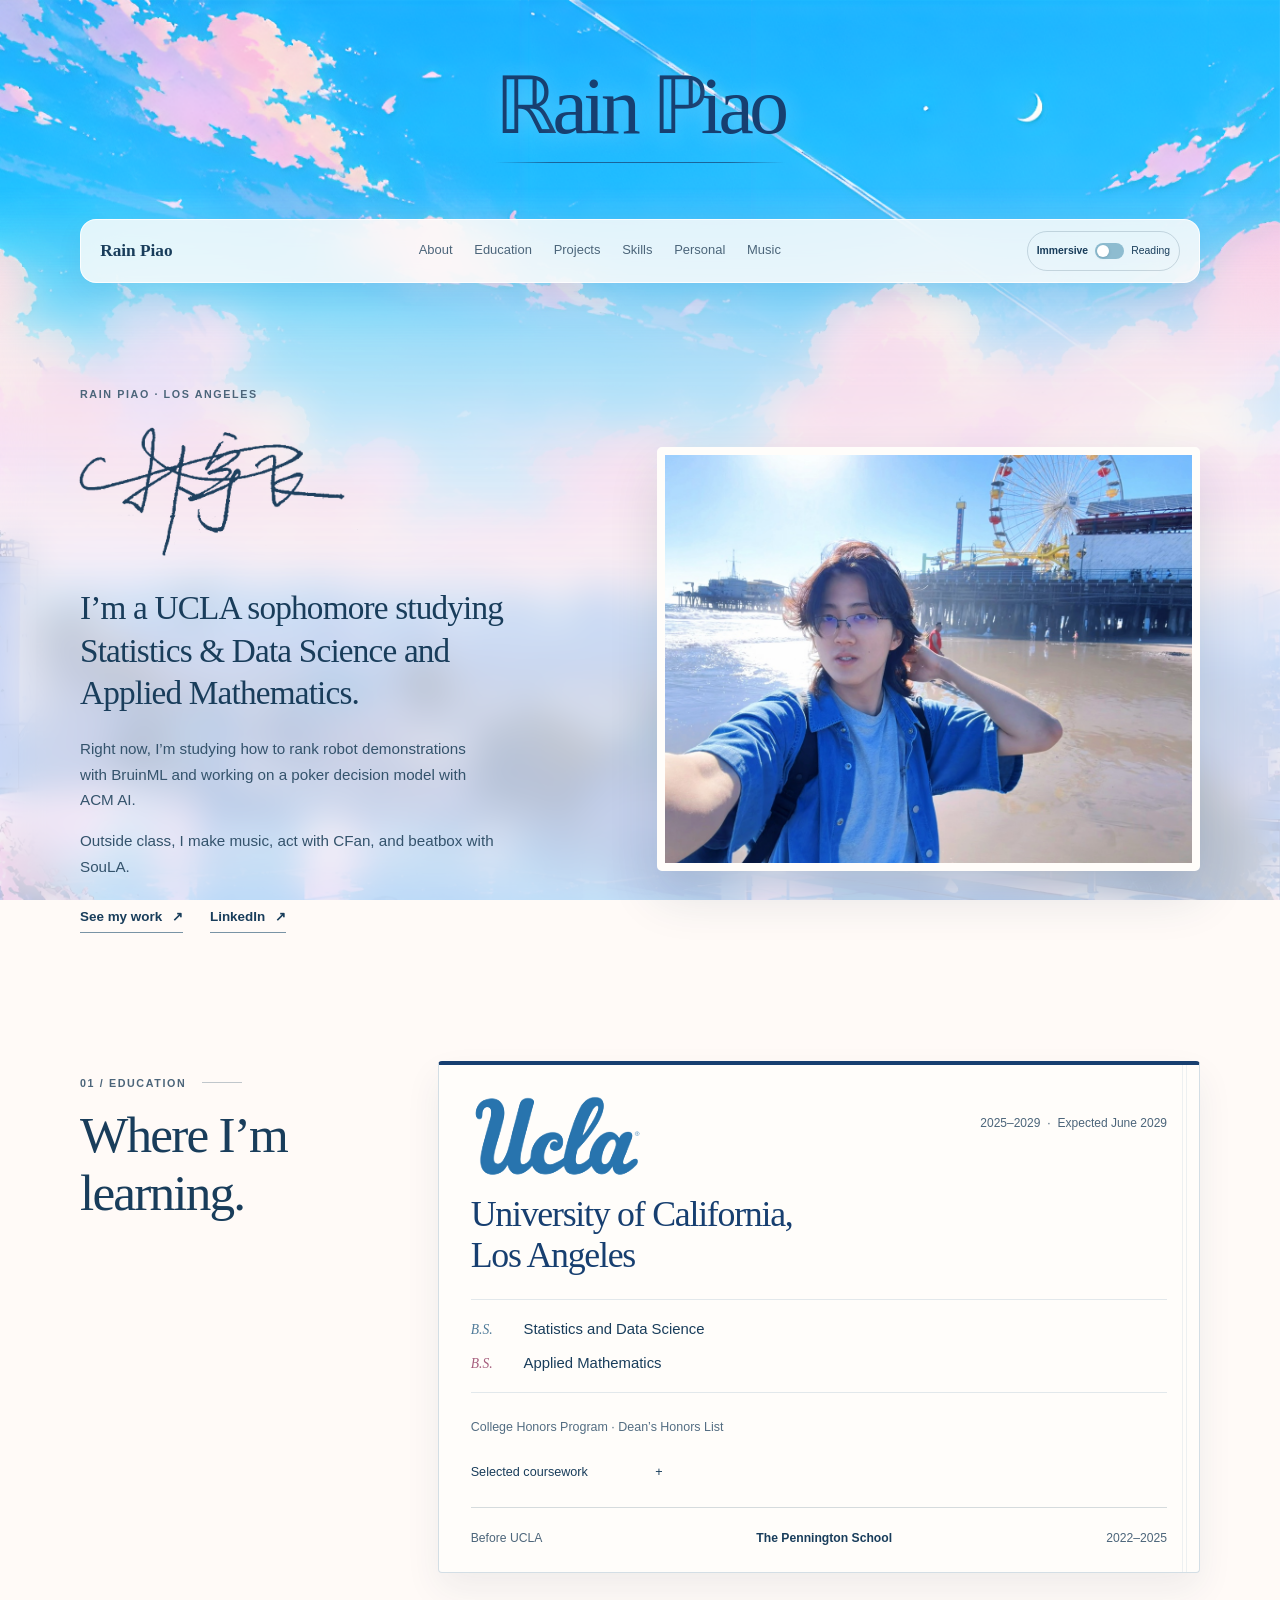
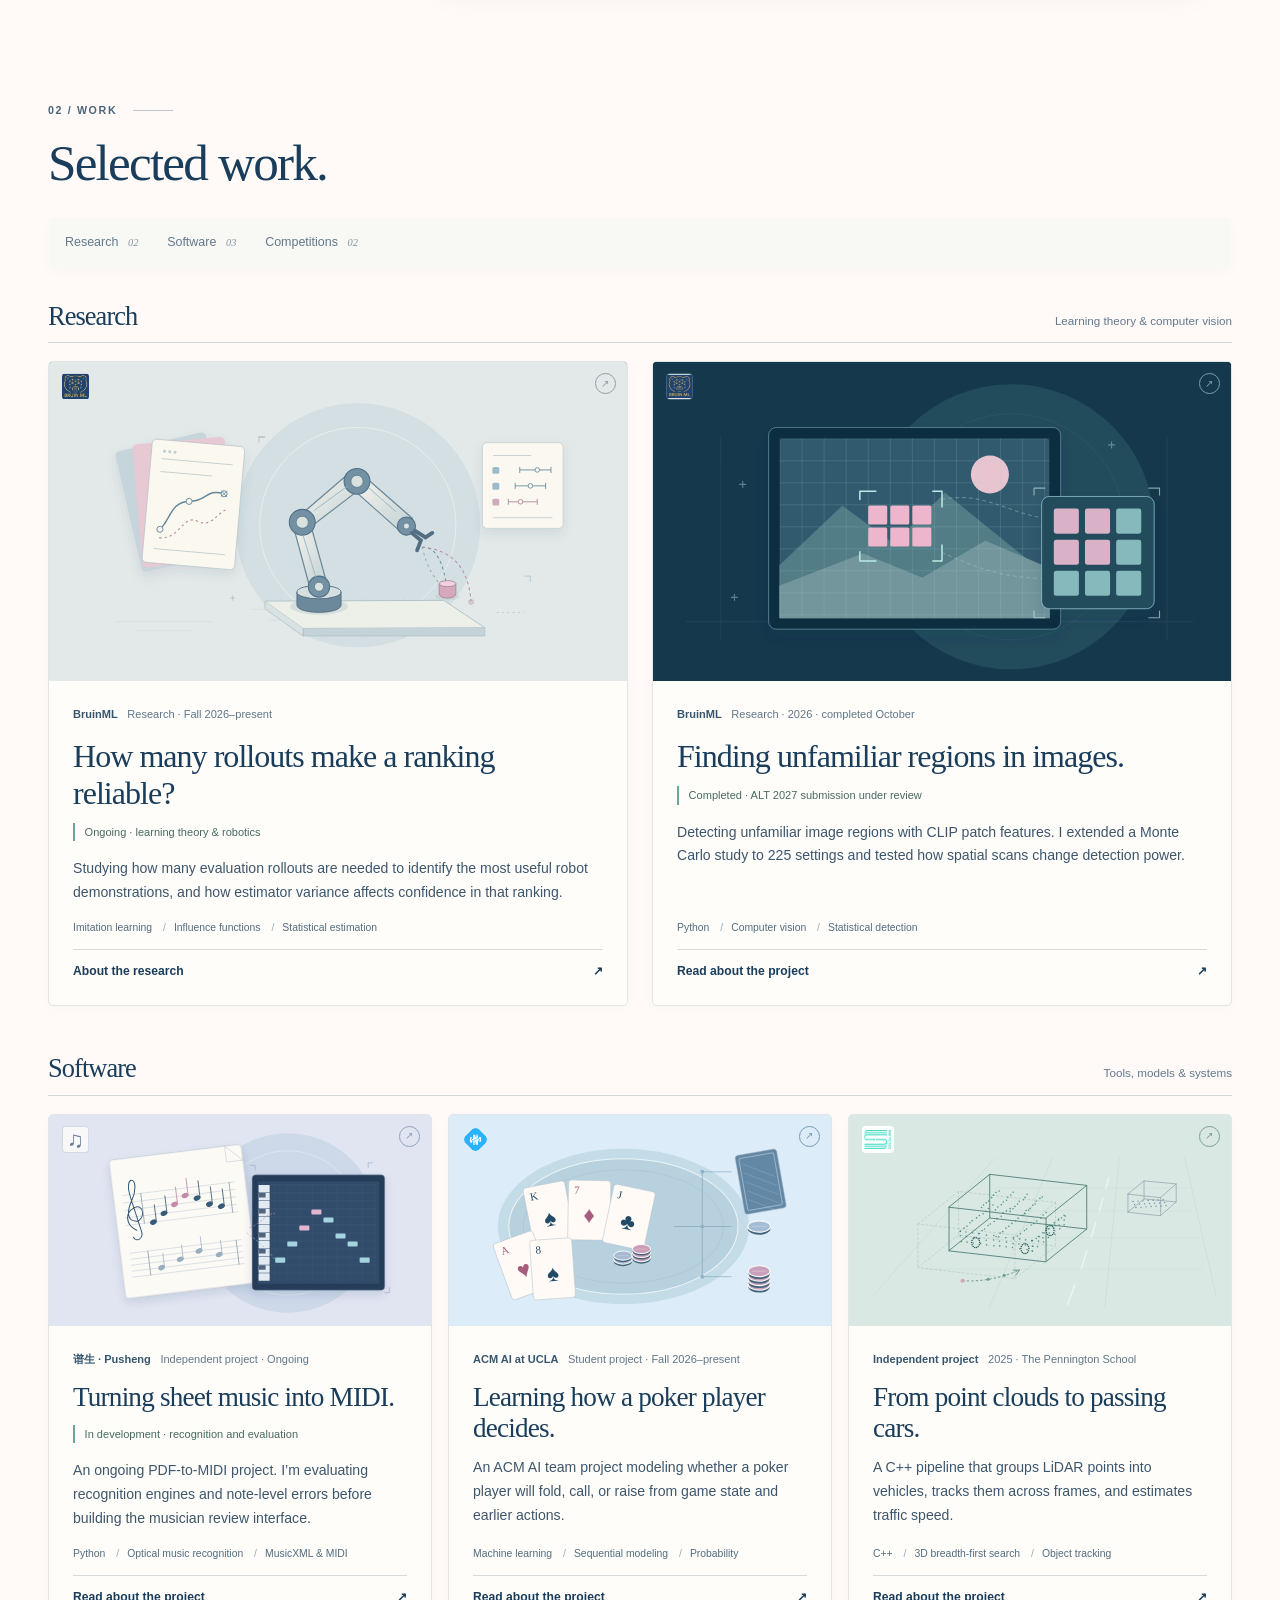
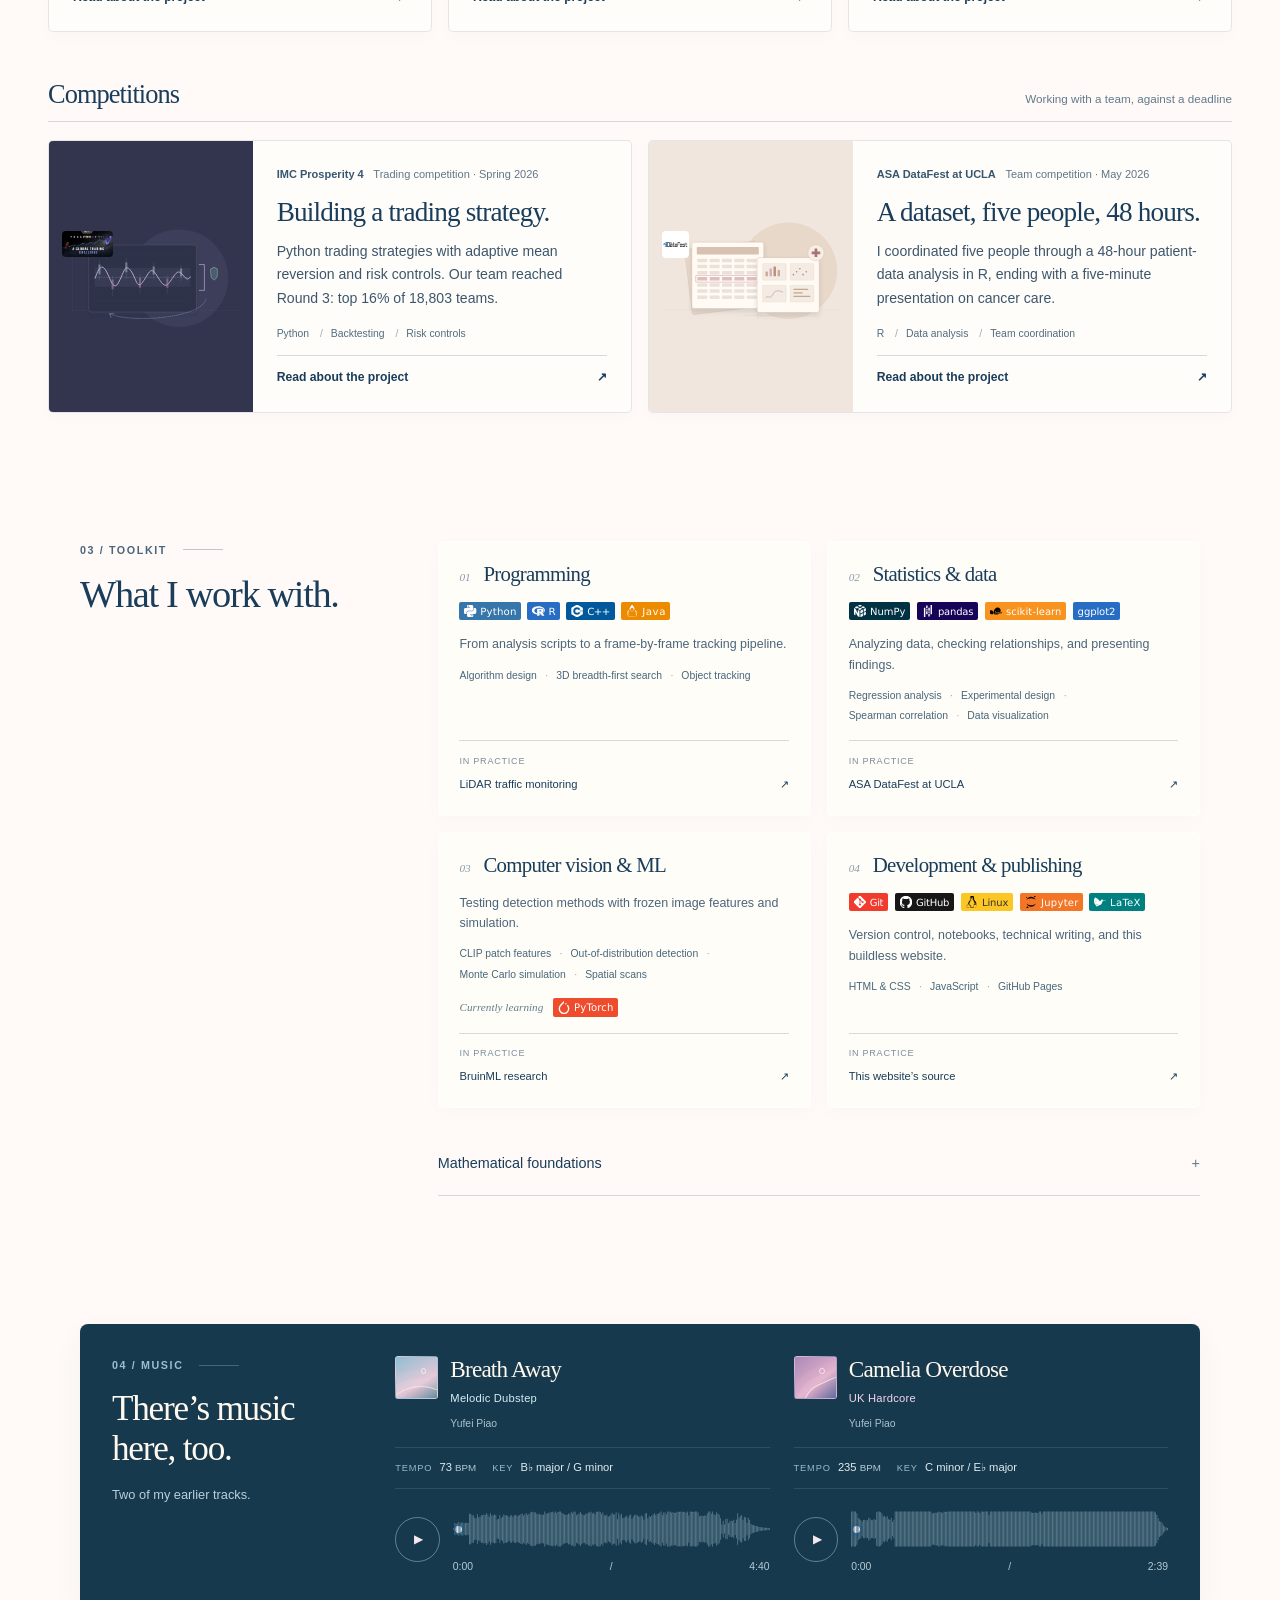
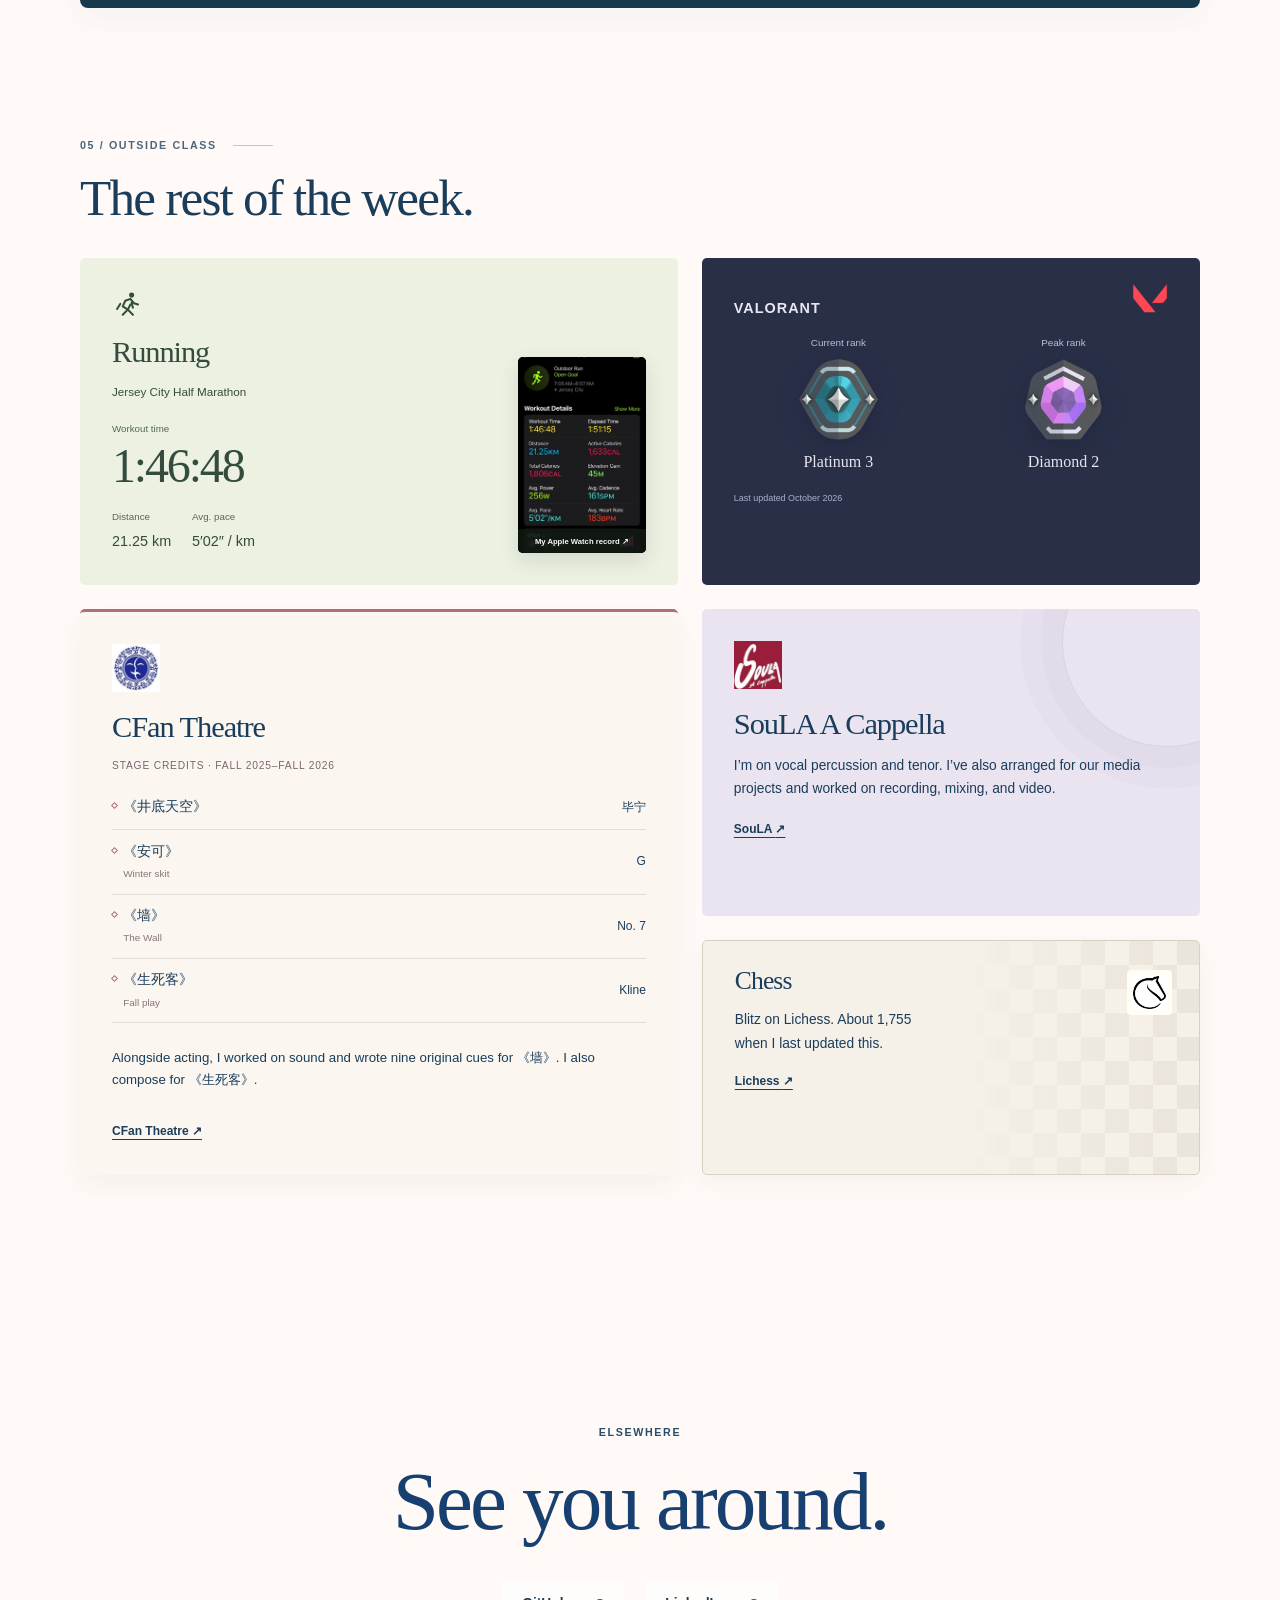
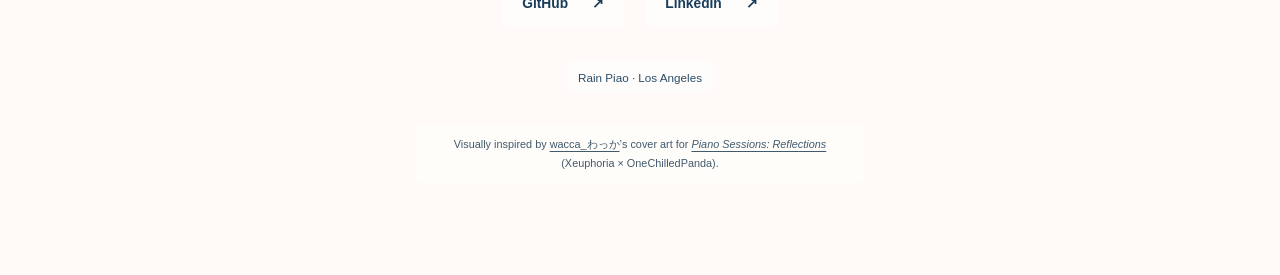
<file: index.html>
<!doctype html>
<html lang="en">
  <head>
    <meta charset="utf-8">
    <meta name="viewport" content="width=device-width, initial-scale=1">
    <meta name="theme-color" content="#d8edfa">
    <meta name="description" content="Rain Piao — UCLA Statistics &amp; Data Science and Applied Mathematics. Research, projects, original music, and life outside class.">
    <title>Rain Piao</title>
    <script>
      try {
        document.documentElement.dataset.mode = localStorage.getItem("rainpiao-mode") === "accessible" ? "accessible" : "animated";
      } catch {
        document.documentElement.dataset.mode = "animated";
      }
      if ("scrollRestoration" in history) {
        history.scrollRestoration = document.documentElement.dataset.mode === "accessible" ? "auto" : "manual";
      }
      document.documentElement.dataset.imageLoading = "true";
      let keyboardReload = false;
      try {
        const shortcutAt = Number(sessionStorage.getItem("rainpiao-keyboard-reload"));
        sessionStorage.removeItem("rainpiao-keyboard-reload");
        const navigation = performance.getEntriesByType("navigation")[0];
        const age = Date.now() - shortcutAt;
        keyboardReload = navigation?.type === "reload" && shortcutAt > 0 && age >= 0 && age < 5000;
      } catch {
        // If storage is unavailable, the normal opening animation still plays.
      }
      if (document.documentElement.dataset.mode !== "accessible" && !keyboardReload) {
        document.documentElement.dataset.intro = "name";
      }
    </script>
    <link rel="preload" as="image" href="./assets/images/sky-preview.jpg?v=20261013-7" fetchpriority="high">
    <link rel="stylesheet" href="./assets/styles/main.css?v=20261024-4">
    <link rel="stylesheet" href="./assets/styles/concepts.css?v=20261024-3">
    <link rel="stylesheet" href="./assets/styles/work-library.css?v=20261029-1">
    <script src="./assets/scripts/main.js?v=20261027-1" defer></script>
    <script src="./assets/scripts/work-library.js?v=20261029-1" defer></script>
  </head>
  <body>
    <a class="skip-link" href="#main-content">Skip to content</a>
    <img class="sky-background" src="./assets/images/sky-full.png?v=20261013-7" alt="" width="3344" height="1880" decoding="async" fetchpriority="low">

    <header class="masthead" id="top">
      <div class="masthead__wash" aria-hidden="true"></div>
      <div class="masthead__inner">
        <h1 class="wordmark" aria-label="Rain Piao">
          <span aria-hidden="true"><span class="initial">ℝ</span>ain <span class="initial">ℙ</span>iao</span>
        </h1>
      </div>
    </header>

    <nav class="site-nav" aria-label="Main navigation">
      <a class="site-nav__home" href="#top" aria-label="Rain Piao, back to top">Rain Piao</a>
      <div class="site-nav__links">
        <a href="#about">About</a>
        <a href="#education">Education</a>
        <a href="#employment" data-employment-nav hidden>Work</a>
        <a href="#experience">Projects</a>
        <a href="#skills">Skills</a>
        <a href="#interests">Personal</a>
        <a href="#music">Music</a>
      </div>
      <button class="mode-toggle" type="button" role="switch" aria-checked="false" aria-label="Switch to Reading mode" hidden>
        <span class="mode-toggle__option mode-toggle__option--immersive">Immersive</span>
        <span class="mode-toggle__track" aria-hidden="true"><span class="mode-toggle__thumb"></span></span>
        <span class="mode-toggle__option mode-toggle__option--reading">Reading</span>
      </button>
    </nav>

    <button class="scroll-cue" type="button" aria-label="Scroll down to explore the page">
      <span aria-hidden="true">↓</span>
    </button>

    <main id="main-content" class="page-content">
      <section class="intro-copy content-width" id="about" aria-labelledby="about-title">
        <div class="intro-copy__heading">
          <p class="eyebrow">Rain Piao · Los Angeles</p>
          <h2 class="signature-name signature-name--image" id="about-title" aria-label="Rain Piao">
            <svg viewBox="145 125 710 350" aria-hidden="true" focusable="false"><defs><filter id="signature-ink" color-interpolation-filters="sRGB"><feColorMatrix type="matrix" values="0 0 0 0 0.098 0 0 0 0 0.239 0 0 0 0 0.357 -0.3333 -0.3333 -0.3333 0 1"/></filter></defs><image href="./assets/images/rain-piao-signature.jpg" width="1035" height="645" filter="url(#signature-ink)"/></svg>
            <span class="signature-name__plain" aria-hidden="true">Rain Piao</span>
          </h2>
          <p class="intro-copy__lead">I’m a UCLA sophomore studying <em>Statistics &amp; Data Science</em> and <em>Applied Mathematics.</em></p>
          <p>Right now, I’m studying how to rank robot demonstrations with BruinML and working on a poker decision model with ACM AI.</p>
          <p>Outside class, I make music, act with CFan, and beatbox with SouLA.</p>
          <div class="intro-copy__links"><a class="text-link" href="#experience">See my work <span aria-hidden="true">↗</span></a><a class="text-link" href="https://www.linkedin.com/in/its-rain-piao-yay/">LinkedIn <span aria-hidden="true">↗</span></a></div>
        </div>
        <div class="intro-copy__photo"><figure class="intro-copy__portrait">
            <img class="intro-copy__portrait-image intro-copy__portrait-image--immersive" src="./assets/images/rain-piao-pier-selfie.jpg?v=20261014-3" alt="Rain Piao at the beach, with the pier in the background" width="1200" height="900" loading="lazy" decoding="async" fetchpriority="low">
            <img class="intro-copy__portrait-image intro-copy__portrait-image--reading" src="./assets/images/rain-piao-sunset-portrait.jpg?v=20261014-3" alt="Rain Piao outdoors at golden hour" width="900" height="1200" loading="lazy" decoding="async" fetchpriority="low">
          </figure></div>
      </section>

      <section class="education content-width" id="education" aria-labelledby="education-title">
        <div class="section-heading"><p class="eyebrow">01 / Education</p><h2 id="education-title"><span class="immersive-title">Where I’m<br> learning.</span><span class="reading-title">Education</span></h2></div>
        <div class="education-record">
          <article class="education-card">
            <div class="education-card__details">
              <p class="education-card__meta">2025–2029 <span>·</span> Expected June 2029</p>
              <h3>University of California, <br>Los Angeles</h3>
              <div class="education-degrees"><p><span>B.S.</span>Statistics and Data Science</p><p><span>B.S.</span>Applied Mathematics</p></div>
              <p class="education-card__note">College Honors Program · Dean’s Honors List</p>
              <details class="coursework"><summary>Selected coursework <span aria-hidden="true">+</span></summary><p>Regression Analysis, Experimental Design, Statistical Programming with R, Linear Algebra, Multivariable Calculus, Differential Equations, and C++.</p></details>
            </div>
            <svg class="education-card__logo education-card__logo--script" viewBox="350 185 840 430" aria-hidden="true" focusable="false"><defs><filter id="ucla-paper" color-interpolation-filters="sRGB"><feColorMatrix type="matrix" values="1 0 0 0 0 0 1 0 0 0 0 0 1 0 0 -1 -1 -1 0 3"/></filter></defs><image href="./assets/images/ucla-script-wordmark.png" width="1536" height="800" filter="url(#ucla-paper)"/></svg>
          </article>
          <p class="education-earlier"><span>Before UCLA</span><strong>The Pennington School</strong><span>2022–2025</span></p>
        </div>
      </section>

      <section class="employment content-width" id="employment" aria-labelledby="employment-title" hidden>
        <div class="section-heading"><p class="eyebrow">Work</p><h2 id="employment-title">Professional experience.</h2></div>
        <div class="employment-list" data-employment-list></div>
      </section>
      <script type="application/json" id="employment-data">[]</script>
      <template id="employment-entry-template"><article class="employment-entry"><div class="employment-entry__date"><time data-employment-date></time></div><div class="employment-entry__body"><h3 data-employment-role></h3><p class="employment-entry__organization" data-employment-organization></p><ul data-employment-highlights></ul><a class="text-link" data-employment-link hidden>More details ↗</a></div></article></template>

      <section class="experience work-directory content-width" id="experience" aria-labelledby="experience-title"><span class="anchor-alias" id="projects" aria-hidden="true"></span>
        <div class="section-heading"><p class="eyebrow">02 / Work</p><h2 id="experience-title"><span class="immersive-title">Selected work.</span><span class="reading-title">Projects &amp; research</span></h2></div>
        <nav class="work-sections-nav" aria-label="Work sections"><a href="#research">Research <span>02</span></a><a href="#software">Software <span>03</span></a><a href="#competitions">Competitions <span>02</span></a></nav>
        <div class="work-groups">
<section class="work-group work-group--research" id="research" aria-labelledby="research-title"><header class="work-group__heading"><h3 id="research-title">Research</h3><p>Learning theory &amp; computer vision</p></header><div class="work-group__cards"><article class="project-card experience-card experience-card--rollouts" data-experience-card data-project-id="rollouts" data-project-label="Rollouts Needed to Rank" data-category="research">
  <a class="concept-preview" href="./projects/rollouts-to-rank.html" aria-label="Open the BruinML demonstration-ranking research project"><div class="experience-cover concept-cover" aria-hidden="true"><img class="concept-cover__drawing" src="./assets/images/concepts/rollouts.svg" alt="" width="760" height="420" loading="lazy" decoding="async"><img class="project-mark project-mark--bruinml" src="./assets/images/bruinml-logo.jpg" alt="" loading="lazy" decoding="async"><span class="concept-cover__open">↗</span></div></a>
  <div class="experience-card__body"><p class="project-card__meta">BruinML<span>Research · Fall 2026–present</span></p><h4><span class="immersive-title">How many rollouts make a ranking reliable?</span><span class="reading-title">Sample Complexity of Demonstration Influence Ranking</span></h4><p class="research-card__status">Ongoing · learning theory &amp; robotics</p><p class="project-card__description">Studying how many evaluation rollouts are needed to identify the most useful robot demonstrations, and how estimator variance affects confidence in that ranking.</p><div class="project-card__footer"><div class="tag-row"><span>Imitation learning</span><span>Influence functions</span><span>Statistical estimation</span></div><a class="project-card__action" href="./projects/rollouts-to-rank.html">About the research <span aria-hidden="true">↗</span></a></div></div>
</article><article class="project-card experience-card experience-card--research" data-experience-card data-project-id="bruinml" data-project-label="BruinML" data-category="research">
            <a class="concept-preview" href="./projects/bruinml.html" aria-label="Open the BruinML research project">
              <div class="experience-cover concept-cover" aria-hidden="true"><img class="concept-cover__drawing" src="./assets/images/concepts/bruinml.svg?v=20261024-2" alt="" width="760" height="420" loading="lazy" decoding="async"><img class="project-mark project-mark--bruinml" src="./assets/images/bruinml-logo.jpg" alt="" loading="lazy" decoding="async"><span class="cover-subject">Computer vision</span><span class="cover-number">01</span><span class="concept-cover__open">↗</span></div>
            </a>
            <div class="experience-card__body"><p class="project-card__meta">BruinML<span>Research · 2026 · completed October</span></p><h4><span class="immersive-title">Finding unfamiliar regions in images.</span><span class="reading-title">CLIP-Based Out-of-Distribution Detection</span></h4><p class="research-card__status">Completed · ALT 2027 submission under review</p><p class="project-card__description">Detecting unfamiliar image regions with CLIP patch features. I extended a Monte Carlo study to 225 settings and tested how spatial scans change detection power.</p><div class="project-card__footer"><div class="tag-row"><span>Python</span><span>Computer vision</span><span>Statistical detection</span></div><a class="project-card__action" href="./projects/bruinml.html">Read about the project <span aria-hidden="true">↗</span></a></div></div>
          </article></div></section>
<section class="work-group work-group--software" id="software" aria-labelledby="software-title"><header class="work-group__heading"><h3 id="software-title">Software</h3><p>Tools, models & systems</p></header><div class="work-group__cards"><article class="project-card experience-card experience-card--pusheng" data-experience-card data-project-id="pusheng" data-project-label="Pusheng" data-category="software">
            <a class="concept-preview" href="./projects/pusheng.html" aria-label="Open the Pusheng PDF-to-MIDI project"><div class="experience-cover concept-cover" aria-hidden="true"><img class="concept-cover__drawing" src="./assets/images/concepts/pusheng.svg" alt="" width="760" height="420" loading="lazy" decoding="async"><span class="project-mark project-mark--pusheng">♫</span><span class="cover-subject">Music software</span><span class="cover-number">02</span><span class="concept-cover__open">↗</span></div></a>
            <div class="experience-card__body"><p class="project-card__meta">谱生 · Pusheng<span>Independent project · Ongoing</span></p><h4><span class="immersive-title">Turning sheet music into MIDI.</span><span class="reading-title">PDF-to-MIDI Conversion — Pusheng</span></h4><p class="research-card__status">In development · recognition and evaluation</p><p class="project-card__description">An ongoing PDF-to-MIDI project. I’m evaluating recognition engines and note-level errors before building the musician review interface.</p><div class="project-card__footer"><div class="tag-row"><span>Python</span><span>Optical music recognition</span><span>MusicXML &amp; MIDI</span></div><a class="project-card__action" href="./projects/pusheng.html">Read about the project <span aria-hidden="true">↗</span></a></div></div>
          </article><article class="project-card experience-card experience-card--poker" data-experience-card data-project-id="poker" data-project-label="ACM AI Poker" data-category="software">
            <a class="concept-preview" href="./projects/acm-ai-poker.html" aria-label="Open the ACM AI poker project">
              <div class="experience-cover concept-cover" aria-hidden="true"><img class="concept-cover__drawing" src="./assets/images/concepts/poker.svg?v=20261024-2" alt="" width="760" height="420" loading="lazy" decoding="async"><img class="project-mark project-mark--acm-ai" src="./assets/images/acm-ai-logo.png" alt="" loading="lazy" decoding="async"><span class="cover-subject">Decision modeling</span><span class="cover-number">03</span><span class="concept-cover__open">↗</span></div>
            </a>
            <div class="experience-card__body"><p class="project-card__meta">ACM AI at UCLA<span>Student project · Fall 2026–present</span></p><h4><span class="immersive-title">Learning how a poker player decides.</span><span class="reading-title">Poker Decision Modeling</span></h4><p class="project-card__description">An ACM AI team project modeling whether a poker player will fold, call, or raise from game state and earlier actions.</p><div class="project-card__footer"><div class="tag-row"><span>Machine learning</span><span>Sequential modeling</span><span>Probability</span></div><a class="project-card__action" href="./projects/acm-ai-poker.html">Read about the project <span aria-hidden="true">↗</span></a></div></div>
          </article><article class="project-card experience-card experience-card--lidar" data-experience-card data-project-id="lidar" data-project-label="LiDAR traffic" data-category="software">
            <a class="concept-preview" href="./projects/lidar-traffic.html" aria-label="Open the LiDAR traffic project">
              <div class="experience-cover concept-cover" aria-hidden="true"><img class="concept-cover__drawing" src="./assets/images/concepts/lidar.svg?v=20261024-2" alt="" width="760" height="420" loading="lazy" decoding="async"><img class="project-mark project-mark--seyond" src="./assets/images/seyond-logo.png" alt="" loading="lazy" decoding="async"><span class="cover-subject">LiDAR &amp; tracking</span><span class="cover-number">04</span><span class="concept-cover__open">↗</span></div>
            </a>
            <div class="experience-card__body"><p class="project-card__meta">Independent project<span>2025 · The Pennington School</span></p><h4><span class="immersive-title">From point clouds to passing cars.</span><span class="reading-title">LiDAR Traffic-Monitoring System</span></h4><p class="project-card__description">A C++ pipeline that groups LiDAR points into vehicles, tracks them across frames, and estimates traffic speed.</p><div class="project-card__footer"><div class="tag-row"><span>C++</span><span>3D breadth-first search</span><span>Object tracking</span></div><a class="project-card__action" href="./projects/lidar-traffic.html">Read about the project <span aria-hidden="true">↗</span></a></div></div>
          </article></div></section>
<section class="work-group work-group--competitions" id="competitions" aria-labelledby="competitions-title"><header class="work-group__heading"><h3 id="competitions-title">Competitions</h3><p>Working with a team, against a deadline</p></header><div class="work-group__cards"><article class="project-card experience-card experience-card--trading" data-experience-card data-project-id="trading" data-project-label="IMC Prosperity 4" data-category="competitions">
            <a class="concept-preview" href="./projects/prosperity4.html" aria-label="Open the Prosperity trading project">
              <div class="experience-cover concept-cover" aria-hidden="true"><img class="concept-cover__drawing" src="./assets/images/concepts/trading.svg?v=20261024-2" alt="" width="760" height="420" loading="lazy" decoding="async"><img class="project-mark project-mark--prosperity" src="./assets/images/prosperity4-official.png" alt="" loading="lazy" decoding="async"><span class="cover-subject">Algorithmic trading</span><span class="cover-number">05</span><span class="concept-cover__open">↗</span></div>
            </a>
            <div class="experience-card__body"><p class="project-card__meta">IMC Prosperity 4<span>Trading competition · Spring 2026</span></p><h4><span class="immersive-title">Building a trading strategy.</span><span class="reading-title">Algorithmic Trading Strategies</span></h4><p class="project-card__description">Python trading strategies with adaptive mean reversion and risk controls. Our team reached Round 3: top 16% of 18,803 teams.</p><div class="project-card__footer"><div class="tag-row"><span>Python</span><span>Backtesting</span><span>Risk controls</span></div><a class="project-card__action" href="./projects/prosperity4.html">Read about the project <span aria-hidden="true">↗</span></a></div></div>
          </article><article class="project-card experience-card experience-card--datafest" data-experience-card data-project-id="datafest" data-project-label="ASA DataFest" data-category="competitions">
            <a class="concept-preview" href="./projects/datafest.html" aria-label="Open the DataFest analysis project">
              <div class="experience-cover concept-cover" aria-hidden="true"><img class="concept-cover__drawing" src="./assets/images/concepts/datafest.svg?v=20261024-2" alt="" width="760" height="420" loading="lazy" decoding="async"><img class="project-mark project-mark--datafest" src="./assets/images/datafest-logo.png" alt="" loading="lazy" decoding="async"><span class="cover-subject">Healthcare data</span><span class="cover-number">06</span><span class="concept-cover__open">↗</span></div>
            </a>
            <div class="experience-card__body"><p class="project-card__meta">ASA DataFest at UCLA<span>Team competition · May 2026</span></p><h4><span class="immersive-title">A dataset, five people, 48 hours.</span><span class="reading-title">Healthcare Data Analysis</span></h4><p class="project-card__description">I coordinated five people through a 48-hour patient-data analysis in R, ending with a five-minute presentation on cancer care.</p><div class="project-card__footer"><div class="tag-row"><span>R</span><span>Data analysis</span><span>Team coordination</span></div><a class="project-card__action" href="./projects/datafest.html">Read about the project <span aria-hidden="true">↗</span></a></div></div>
          </article></div></section>
</div></section>
      <section class="skills skills--library content-width" id="skills" aria-labelledby="skills-title"><div class="section-heading"><p class="eyebrow">03 / Toolkit</p><h2 id="skills-title"><span class="immersive-title">What I work with.</span><span class="reading-title">Skills</span></h2></div><div class="toolkit-content"><div class="toolkit-board">
<article class="toolkit-tile"><header class="toolkit-tile__heading"><span class="toolkit-tile__number" aria-hidden="true">01</span><h3>Programming</h3></header><ul class="toolkit-badges"><li><img src="./assets/images/toolkit/python.svg" alt="" loading="lazy" decoding="async"><span class="tool-label">Python</span></li><li><img src="./assets/images/toolkit/r.svg" alt="" loading="lazy" decoding="async"><span class="tool-label">R</span></li><li><img src="./assets/images/toolkit/cpp.svg" alt="" loading="lazy" decoding="async"><span class="tool-label">C++</span></li><li><img src="./assets/images/toolkit/java.svg" alt="" loading="lazy" decoding="async"><span class="tool-label">Java</span></li></ul><p class="toolkit-description">From analysis scripts to a frame-by-frame tracking pipeline.</p><ul class="toolkit-methods"><li>Algorithm design</li><li>3D breadth-first search</li><li>Object tracking</li></ul><a class="toolkit-evidence" href="./projects/lidar-traffic.html"><span>In practice</span>LiDAR traffic monitoring <span aria-hidden="true">↗</span></a></article>
<article class="toolkit-tile"><header class="toolkit-tile__heading"><span class="toolkit-tile__number" aria-hidden="true">02</span><h3>Statistics &amp; data</h3></header><ul class="toolkit-badges"><li><img src="./assets/images/toolkit/numpy.svg" alt="" loading="lazy" decoding="async"><span class="tool-label">NumPy</span></li><li><img src="./assets/images/toolkit/pandas.svg" alt="" loading="lazy" decoding="async"><span class="tool-label">pandas</span></li><li><img src="./assets/images/toolkit/sklearn.svg" alt="" loading="lazy" decoding="async"><span class="tool-label">scikit-learn</span></li><li><img src="./assets/images/toolkit/ggplot2.svg" alt="" loading="lazy" decoding="async"><span class="tool-label">ggplot2</span></li></ul><p class="toolkit-description">Analyzing data, checking relationships, and presenting findings.</p><ul class="toolkit-methods"><li>Regression analysis</li><li>Experimental design</li><li>Spearman correlation</li><li>Data visualization</li></ul><a class="toolkit-evidence" href="./projects/datafest.html"><span>In practice</span>ASA DataFest at UCLA <span aria-hidden="true">↗</span></a></article>
<article class="toolkit-tile"><header class="toolkit-tile__heading"><span class="toolkit-tile__number" aria-hidden="true">03</span><h3>Computer vision &amp; ML</h3></header><ul class="toolkit-badges"></ul><p class="toolkit-description">Testing detection methods with frozen image features and simulation.</p><ul class="toolkit-methods"><li>CLIP patch features</li><li>Out-of-distribution detection</li><li>Monte Carlo simulation</li><li>Spatial scans</li></ul><div class="toolkit-learning"><span>Currently learning</span><ul class="toolkit-badges"><li><img src="./assets/images/toolkit/pytorch.svg" alt="" loading="lazy" decoding="async"><span class="tool-label">PyTorch</span></li></ul></div><a class="toolkit-evidence" href="./projects/bruinml.html"><span>In practice</span>BruinML research <span aria-hidden="true">↗</span></a></article>
<article class="toolkit-tile"><header class="toolkit-tile__heading"><span class="toolkit-tile__number" aria-hidden="true">04</span><h3>Development &amp; publishing</h3></header><ul class="toolkit-badges"><li><img src="./assets/images/toolkit/git.svg" alt="" loading="lazy" decoding="async"><span class="tool-label">Git</span></li><li><img src="./assets/images/toolkit/github.svg" alt="" loading="lazy" decoding="async"><span class="tool-label">GitHub</span></li><li><img src="./assets/images/toolkit/linux.svg" alt="" loading="lazy" decoding="async"><span class="tool-label">Linux</span></li><li><img src="./assets/images/toolkit/jupyter.svg" alt="" loading="lazy" decoding="async"><span class="tool-label">Jupyter</span></li><li><img src="./assets/images/toolkit/latex.svg" alt="" loading="lazy" decoding="async"><span class="tool-label">LaTeX</span></li></ul><p class="toolkit-description">Version control, notebooks, technical writing, and this buildless website.</p><ul class="toolkit-methods"><li>HTML &amp; CSS</li><li>JavaScript</li><li>GitHub Pages</li></ul><a class="toolkit-evidence" href="https://github.com/Rainnnee/rainpiao"><span>In practice</span>This website’s source <span aria-hidden="true">↗</span></a></article>
</div><details class="skill-group toolkit-foundations"><summary>Mathematical foundations<span aria-hidden="true">+</span></summary><div class="tag-row"><span>Applied mathematics</span><span>Linear algebra</span><span>Multivariable calculus</span><span>Differential equations</span></div></details></div></section>

      <section class="music content-width" id="music" aria-labelledby="music-title">
        <div class="section-heading">
          <p class="eyebrow">04 / Music</p>
          <h2 id="music-title">There’s music here, too.</h2><p class="section-note">Two of my earlier tracks.</p><div class="music-grooves" aria-hidden="true"><span></span></div>
        </div>
        <div class="music-grid" aria-label="Selected music tracks">
          <article class="track-card">
            <div class="track-card__heading"><div class="track-cover" aria-hidden="true"><span></span></div>
              <div>
                <p class="track-card__eyebrow">01 / Original track</p>
                <h3>Breath Away</h3>
                <p class="track-card__genre">Melodic Dubstep</p>
                <p class="track-card__credit">Yufei Piao</p>
              </div>
            </div>
            <dl class="track-card__details"><div><dt>Tempo</dt><dd>73 <span>BPM</span></dd></div><div><dt>Key</dt><dd aria-label="B-flat major or G minor">B♭ major / G minor</dd></div></dl>
            <div class="track-player" data-track-player data-track-name="Breath Away" data-duration="280">
              <button class="track-player__play" type="button" aria-label="Play Breath Away" aria-pressed="false" hidden><span aria-hidden="true"></span></button>
              <input class="track-waveform" data-waveform="breath-away" type="range" min="0" max="280" step="0.1" value="0" aria-label="Seek through Breath Away" aria-valuetext="0:00 of 4:40" hidden>
              <div class="track-player__time" aria-hidden="true" hidden><time class="track-player__current" datetime="PT0S">0:00</time><span>/</span><time datetime="PT4M40S">4:40</time></div>
              <audio controls preload="none" aria-label="Play Breath Away by Yufei Piao">
                <source src="./assets/audio/breath-away.m4a" type="audio/mp4">
                Your browser does not support in-page audio playback.
              </audio>
              <span class="track-player__status" role="status" aria-live="polite" hidden></span>
            </div>
          </article>
          <article class="track-card">
            <div class="track-card__heading"><div class="track-cover track-cover--camelia" aria-hidden="true"><span></span></div>
              <div>
                <p class="track-card__eyebrow">02 / Original track</p>
                <h3>Camelia Overdose</h3>
                <p class="track-card__genre">UK Hardcore</p>
                <p class="track-card__credit">Yufei Piao</p>
              </div>
            </div>
            <dl class="track-card__details"><div><dt>Tempo</dt><dd>235 <span>BPM</span></dd></div><div><dt>Key</dt><dd aria-label="C minor or E-flat major">C minor / E♭ major</dd></div></dl>
            <div class="track-player" data-track-player data-track-name="Camelia Overdose" data-duration="159.12">
              <button class="track-player__play" type="button" aria-label="Play Camelia Overdose" aria-pressed="false" hidden><span aria-hidden="true"></span></button>
              <input class="track-waveform" data-waveform="camelia-overdose" type="range" min="0" max="159.12" step="0.1" value="0" aria-label="Seek through Camelia Overdose" aria-valuetext="0:00 of 2:39" hidden>
              <div class="track-player__time" aria-hidden="true" hidden><time class="track-player__current" datetime="PT0S">0:00</time><span>/</span><time datetime="PT2M39S">2:39</time></div>
              <audio controls preload="none" aria-label="Play Camelia Overdose">
                <source src="./assets/audio/camelia-overdose.m4a" type="audio/mp4">
                Your browser does not support in-page audio playback.
              </audio>
              <span class="track-player__status" role="status" aria-live="polite" hidden></span>
            </div>
          </article>
        </div>
      </section>

      <section class="interests content-width" id="interests" aria-labelledby="interests-title">
        <div class="section-heading">
          <p class="eyebrow">05 / Outside class</p>
          <h2 id="interests-title">The rest of the week.</h2>
        </div>
        <div class="interest-board" aria-label="Interests beyond coursework">
          <article class="interest-card interest-card--running">
            <div class="interest-card__running-copy">
              <span class="interest-card__symbol" aria-hidden="true">
                <svg viewBox="0 0 48 48" focusable="false"><circle cx="31" cy="8" r="4" fill="currentColor"/><path d="m21 17 8-3 6 7 6 2M21 17l-4 9 8 5 4-8m-4 8-8 8m8-8 8 8m-20-17-5 8m23-10 2 8" fill="none" stroke="currentColor" stroke-linecap="round" stroke-linejoin="round" stroke-width="3.2"/></svg>
              </span>
              <h3>Running</h3>
              <p class="interest-card__running-route">Jersey City Half Marathon</p>
              <dl class="running-stats">
                <div><dt>Distance</dt><dd>21.25 km</dd></div>
                <div><dt>Workout time</dt><dd>1:46:48</dd></div>
                <div><dt>Avg. pace</dt><dd>5′02″ / km</dd></div>
              </dl>
            </div>
            <a class="running-preview" href="./assets/images/jersey-city-run-record.jpg" target="_blank" rel="noopener" aria-label="View my full Jersey City run record">
              <img src="./assets/images/jersey-city-run-record.jpg" alt="Apple Fitness summary for an outdoor Jersey City run: 21.25 kilometers, 1 hour 46 minutes 48 seconds of workout time, and an average pace of 5 minutes 2 seconds per kilometer." width="1080" height="2341" loading="lazy" decoding="async">
              <span class="running-preview__caption">My Apple Watch record ↗</span>
            </a>
          </article>
          <article class="interest-card interest-card--chess">
            <span class="interest-card__symbol interest-card__symbol--image" aria-hidden="true"><img src="./assets/images/lichess-favicon-128.png" alt="" width="128" height="128" loading="lazy" decoding="async"></span>
            <h3>Chess</h3>
            <p>Blitz on Lichess. About 1,755 when I last updated this.</p>
            <a href="https://lichess.org/" target="_blank" rel="noopener noreferrer">Lichess <span aria-hidden="true">↗</span></a>
          </article>
          <article class="interest-card interest-card--gaming">
            <span class="interest-card__symbol interest-card__symbol--image interest-card__symbol--valorant" aria-hidden="true"><img src="./assets/images/valorant-logomark-red.png" alt="" width="4000" height="2251" loading="lazy" decoding="async"></span>
            <h3>VALORANT</h3>
            <dl class="interest-card__stats">
              <div><dt>Current rank</dt><dd><img class="interest-card__rank-badge" src="./assets/images/valorant-rank-platinum-3.png" alt="" width="256" height="256" loading="lazy" decoding="async"><span>Platinum 3</span></dd></div>
              <div><dt>Peak rank</dt><dd><img class="interest-card__rank-badge" src="./assets/images/valorant-rank-diamond-2.png" alt="" width="256" height="256" loading="lazy" decoding="async"><span>Diamond 2</span></dd></div>
            </dl><p class="rank-updated">Last updated October 2026</p>
          </article>
          <article class="interest-card interest-card--theatre">
            <span class="interest-card__symbol interest-card__symbol--image" aria-hidden="true"><img src="./assets/images/cfan-theatre-logo.jpg" alt="" width="100" height="100" loading="lazy" decoding="async"></span>
            <h3>CFan Theatre</h3>
            <p class="interest-card__eyebrow">Stage credits · Fall 2025–Fall 2026</p>
            <ul class="interest-card__credits" aria-label="CFan productions and roles">
              <li><span><span lang="zh">《井底天空》</span></span><span>毕宁</span></li>
              <li><span><span lang="zh">《安可》</span><small>Winter skit</small></span><span>G</span></li>
              <li><span><span lang="zh">《墙》</span><small>The Wall</small></span><span>No. 7</span></li>
              <li><span><span lang="zh">《生死客》</span><small>Fall play</small></span><span>Kline</span></li>
            </ul>
            <p class="interest-card__note">Alongside acting, I worked on sound and wrote nine original cues for 《墙》. I also compose for 《生死客》.</p>
            <a href="https://www.instagram.com/cfanucla/" target="_blank" rel="noopener noreferrer">CFan Theatre <span aria-hidden="true">↗</span></a>
          </article>
          <article class="interest-card interest-card--soula">
            <span class="interest-card__symbol interest-card__symbol--image" aria-hidden="true"><img src="./assets/images/soula-logo.jpg" alt="" width="100" height="100" loading="lazy" decoding="async"></span>
            <h3>SouLA A Cappella</h3>
            <p>I’m on vocal percussion and tenor. I’ve also arranged for our media projects and worked on recording, mixing, and video.</p>
            <a href="https://www.instagram.com/soulaacappella/" target="_blank" rel="noopener noreferrer">SouLA <span aria-hidden="true">↗</span></a>
          </article>
        </div>
      </section>
    </main>

    <footer class="sky-interlude sky-outro" aria-labelledby="outro-title"><div class="sky-outro__inner content-width"><p class="eyebrow">Elsewhere</p><h2 id="outro-title">See you around.</h2><div class="sky-outro__links" aria-label="Find Rain Piao elsewhere"><a href="https://github.com/Rainnnee">GitHub <span aria-hidden="true">↗</span></a><a href="https://www.linkedin.com/in/its-rain-piao-yay/">LinkedIn <span aria-hidden="true">↗</span></a></div><p class="sky-outro__name">Rain Piao · Los Angeles</p><p class="site-footer__credit">Visually inspired by <a href="https://x.com/wacca005">wacca_わっか</a>’s cover art for <a href="https://music.apple.com/us/album/piano-sessions-reflections/1700905900"><em>Piano Sessions: Reflections</em></a> (Xeuphoria × OneChilledPanda).</p></div></footer>
  </body>
</html>
</file>
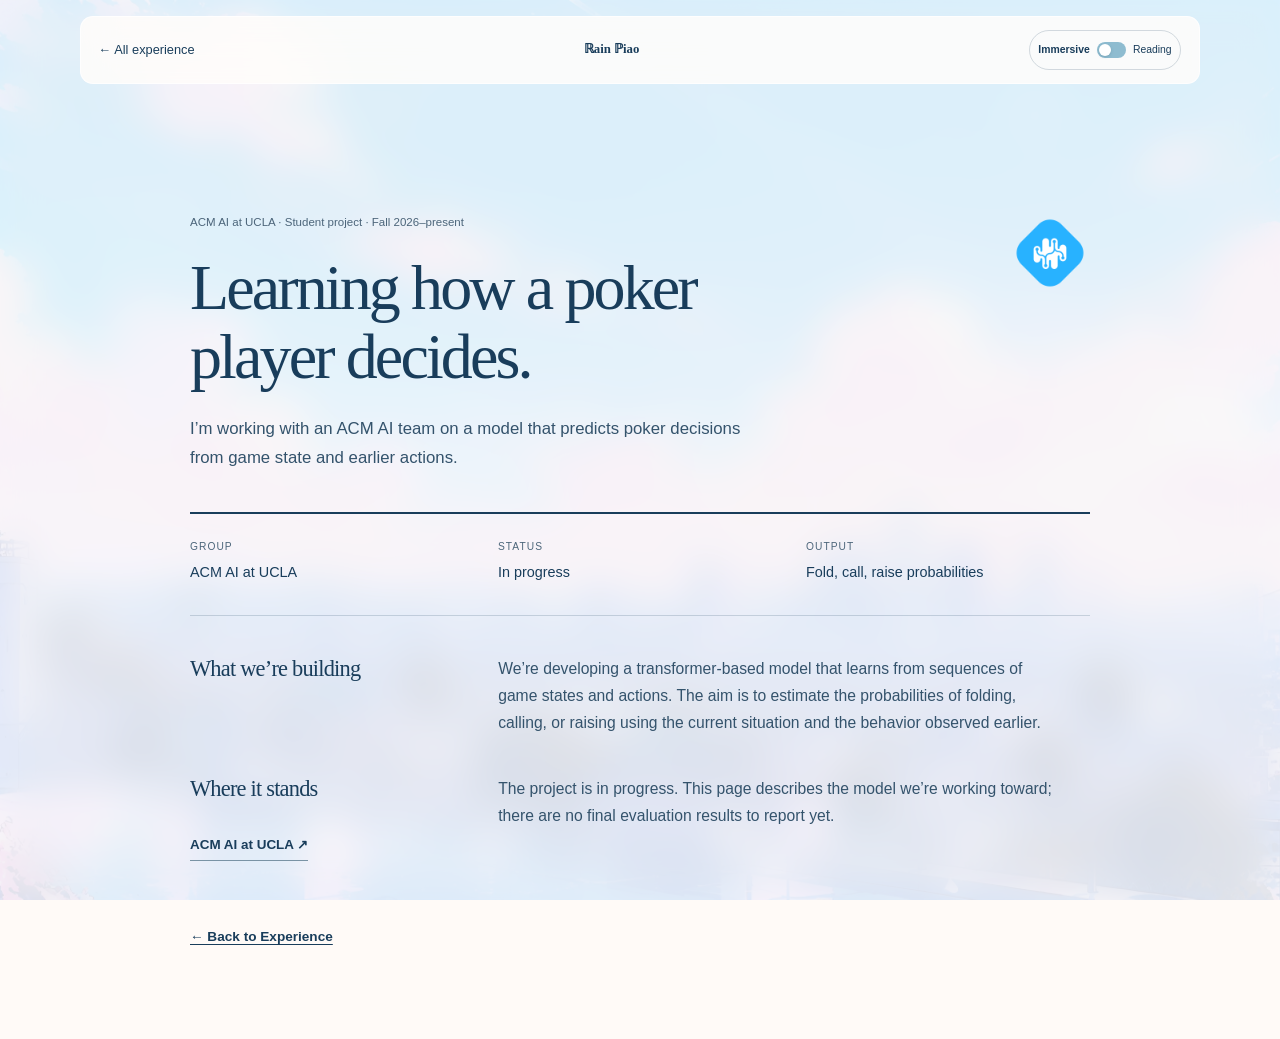
<file: projects/acm-ai-poker.html>
<!doctype html>
<html lang="en">
  <head>
    <meta charset="utf-8">
    <meta name="viewport" content="width=device-width, initial-scale=1">
    <meta name="theme-color" content="#d8edfa">
    <meta name="description" content="Rain Piao is working with an ACM AI team on a model that predicts poker decisions from game state and earlier actions.">
    <title>Learning how a poker player decides — Rain Piao</title>
    <script>
      try {
        document.documentElement.dataset.mode = localStorage.getItem("rainpiao-mode") === "accessible" ? "accessible" : "animated";
      } catch {
        document.documentElement.dataset.mode = "animated";
      }
    </script>
    <link rel="stylesheet" href="../assets/styles/main.css?v=20261023-2">
    <link rel="stylesheet" href="../assets/styles/project-pages.css?v=20261023-1">
    <script src="../assets/scripts/project-detail.js?v=20261014-1" defer></script>
  </head>
  <body class="project-page" data-mode="animated">
    <script>document.body.dataset.mode = document.documentElement.dataset.mode || "animated";</script>
    <img class="sky-background" src="../assets/images/sky-full.png?v=20261013-7" alt="" width="3344" height="1880" decoding="async">
    <header class="project-detail-nav">
      <a class="project-detail-nav__back" href="../index.html#experience">← All experience</a>
      <a class="project-detail-nav__name" href="../index.html" aria-label="Rain Piao">ℝain ℙiao</a>
      <button class="mode-toggle" type="button" role="switch" aria-checked="false" aria-label="Switch to Reading mode" hidden>
        <span class="mode-toggle__option mode-toggle__option--immersive">Immersive</span>
        <span class="mode-toggle__track" aria-hidden="true"><span class="mode-toggle__thumb"></span></span>
        <span class="mode-toggle__option mode-toggle__option--reading">Reading</span>
      </button>
    </header>
    <main class="project-detail content-width"><article><div class="project-detail__hero"><div><p class="project-detail__eyebrow">ACM AI at UCLA · Student project · Fall 2026–present</p><h1><span class="immersive-title">Learning how a poker player decides.</span><span class="reading-title">Poker Decision Modeling</span></h1><p class="project-detail__summary">I’m working with an ACM AI team on a model that predicts poker decisions from game state and earlier actions.</p></div><img class="project-detail__mark" src="../assets/images/acm-ai-logo.png" alt="" aria-hidden="true" loading="lazy"></div>
      <dl class="project-detail__facts"><div><dt>Group</dt><dd>ACM AI at UCLA</dd></div><div><dt>Status</dt><dd>In progress</dd></div><div><dt>Output</dt><dd>Fold, call, raise probabilities</dd></div></dl>
      <section class="project-detail__section" aria-labelledby="detail-0"><h2 id="detail-0">What we’re building</h2><p>We’re developing a transformer-based model that learns from sequences of game states and actions. The aim is to estimate the probabilities of folding, calling, or raising using the current situation and the behavior observed earlier.</p></section>
      <section class="project-detail__section" aria-labelledby="detail-1"><h2 id="detail-1">Where it stands</h2><p>The project is in progress. This page describes the model we’re working toward; there are no final evaluation results to report yet.</p></section>
<p><a class="text-link" href="https://ai.uclaacm.com/" target="_blank" rel="noopener noreferrer">ACM AI at UCLA ↗</a></p>    </article><a class="project-detail__back-bottom" href="../index.html#experience">← Back to Experience</a></main>
  </body>
</html>
</file>
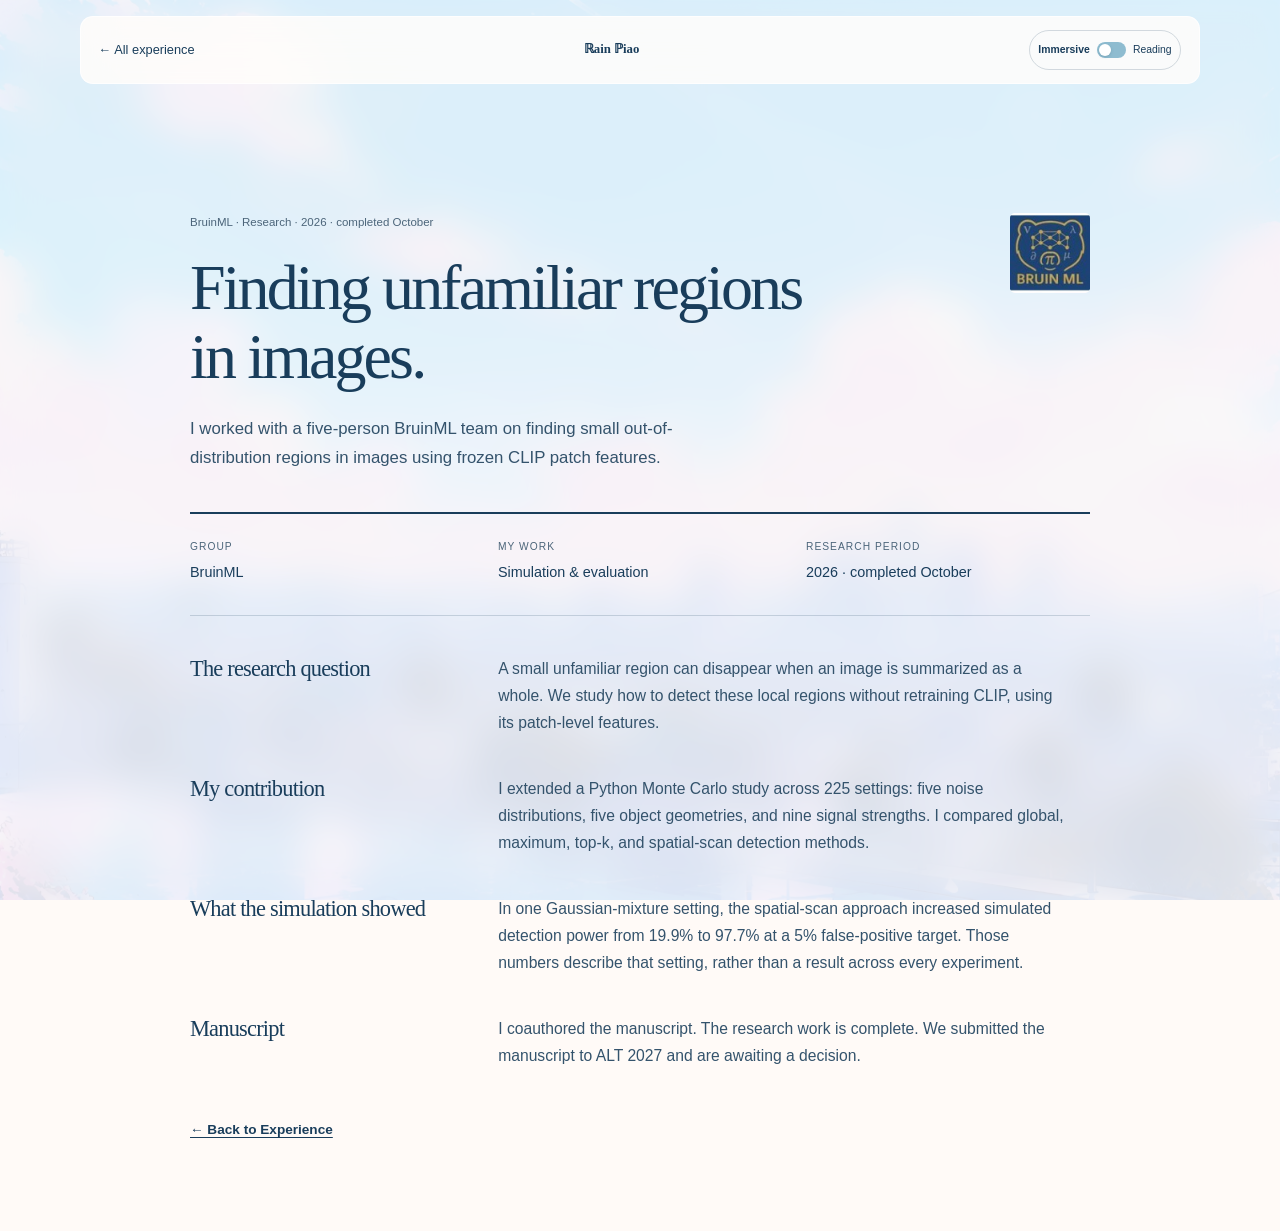
<file: projects/bruinml.html>
<!doctype html>
<html lang="en">
  <head>
    <meta charset="utf-8">
    <meta name="viewport" content="width=device-width, initial-scale=1">
    <meta name="theme-color" content="#d8edfa">
    <meta name="description" content="Rain Piao works with a five-person BruinML team on finding small out-of-distribution regions in images using frozen CLIP patch features.">
    <title>Finding unfamiliar regions in images — Rain Piao</title>
    <script>
      try {
        document.documentElement.dataset.mode = localStorage.getItem("rainpiao-mode") === "accessible" ? "accessible" : "animated";
      } catch {
        document.documentElement.dataset.mode = "animated";
      }
    </script>
    <link rel="stylesheet" href="../assets/styles/main.css?v=20261023-2">
    <link rel="stylesheet" href="../assets/styles/project-pages.css?v=20261023-1">
    <script src="../assets/scripts/project-detail.js?v=20261014-1" defer></script>
  </head>
  <body class="project-page" data-mode="animated">
    <script>document.body.dataset.mode = document.documentElement.dataset.mode || "animated";</script>
    <img class="sky-background" src="../assets/images/sky-full.png?v=20261013-7" alt="" width="3344" height="1880" decoding="async">
    <header class="project-detail-nav">
      <a class="project-detail-nav__back" href="../index.html#experience">← All experience</a>
      <a class="project-detail-nav__name" href="../index.html" aria-label="Rain Piao">ℝain ℙiao</a>
      <button class="mode-toggle" type="button" role="switch" aria-checked="false" aria-label="Switch to Reading mode" hidden>
        <span class="mode-toggle__option mode-toggle__option--immersive">Immersive</span>
        <span class="mode-toggle__track" aria-hidden="true"><span class="mode-toggle__thumb"></span></span>
        <span class="mode-toggle__option mode-toggle__option--reading">Reading</span>
      </button>
    </header>
    <main class="project-detail content-width"><article><div class="project-detail__hero"><div><p class="project-detail__eyebrow">BruinML · Research · 2026 · completed October</p><h1><span class="immersive-title">Finding unfamiliar regions in images.</span><span class="reading-title">CLIP-Based Out-of-Distribution Detection</span></h1><p class="project-detail__summary">I worked with a five-person BruinML team on finding small out-of-distribution regions in images using frozen CLIP patch features.</p></div><img class="project-detail__mark" src="../assets/images/bruinml-logo.jpg" alt="" aria-hidden="true" loading="lazy"></div>
      <dl class="project-detail__facts"><div><dt>Group</dt><dd>BruinML</dd></div><div><dt>My work</dt><dd>Simulation & evaluation</dd></div><div><dt>Research period</dt><dd>2026 · completed October</dd></div></dl>
      <section class="project-detail__section" aria-labelledby="detail-0"><h2 id="detail-0">The research question</h2><p>A small unfamiliar region can disappear when an image is summarized as a whole. We study how to detect these local regions without retraining CLIP, using its patch-level features.</p></section>
      <section class="project-detail__section" aria-labelledby="detail-1"><h2 id="detail-1">My contribution</h2><p>I extended a Python Monte Carlo study across 225 settings: five noise distributions, five object geometries, and nine signal strengths. I compared global, maximum, top-k, and spatial-scan detection methods.</p></section>
      <section class="project-detail__section" aria-labelledby="detail-2"><h2 id="detail-2">What the simulation showed</h2><p>In one Gaussian-mixture setting, the spatial-scan approach increased simulated detection power from 19.9% to 97.7% at a 5% false-positive target. Those numbers describe that setting, rather than a result across every experiment.</p></section>
      <section class="project-detail__section" aria-labelledby="detail-3"><h2 id="detail-3">Manuscript</h2><p>I coauthored the manuscript. The research work is complete. We submitted the manuscript to ALT 2027 and are awaiting a decision.</p></section>
    </article><a class="project-detail__back-bottom" href="../index.html#experience">← Back to Experience</a></main>
  </body>
</html>
</file>
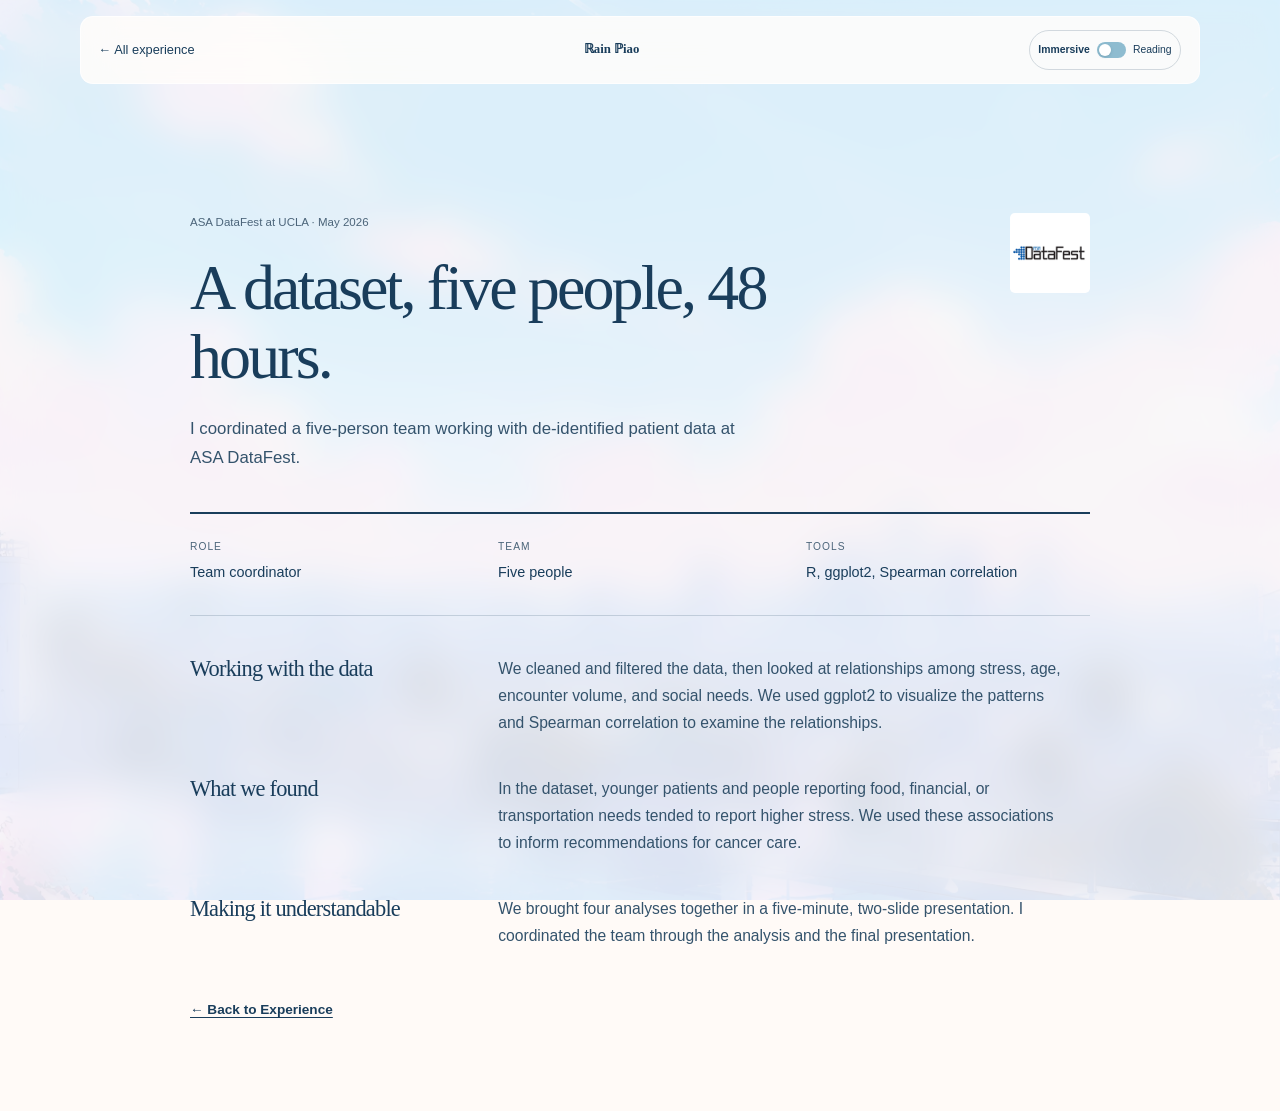
<file: projects/datafest.html>
<!doctype html>
<html lang="en">
  <head>
    <meta charset="utf-8">
    <meta name="viewport" content="width=device-width, initial-scale=1">
    <meta name="theme-color" content="#d8edfa">
    <meta name="description" content="Rain Piao coordinated a five-person team working with de-identified patient data at ASA DataFest.">
    <title>A dataset, five people, 48 hours — Rain Piao</title>
    <script>
      try {
        document.documentElement.dataset.mode = localStorage.getItem("rainpiao-mode") === "accessible" ? "accessible" : "animated";
      } catch {
        document.documentElement.dataset.mode = "animated";
      }
    </script>
    <link rel="stylesheet" href="../assets/styles/main.css?v=20261023-2">
    <link rel="stylesheet" href="../assets/styles/project-pages.css?v=20261023-1">
    <script src="../assets/scripts/project-detail.js?v=20261014-1" defer></script>
  </head>
  <body class="project-page" data-mode="animated">
    <script>document.body.dataset.mode = document.documentElement.dataset.mode || "animated";</script>
    <img class="sky-background" src="../assets/images/sky-full.png?v=20261013-7" alt="" width="3344" height="1880" decoding="async">
    <header class="project-detail-nav">
      <a class="project-detail-nav__back" href="../index.html#experience">← All experience</a>
      <a class="project-detail-nav__name" href="../index.html" aria-label="Rain Piao">ℝain ℙiao</a>
      <button class="mode-toggle" type="button" role="switch" aria-checked="false" aria-label="Switch to Reading mode" hidden>
        <span class="mode-toggle__option mode-toggle__option--immersive">Immersive</span>
        <span class="mode-toggle__track" aria-hidden="true"><span class="mode-toggle__thumb"></span></span>
        <span class="mode-toggle__option mode-toggle__option--reading">Reading</span>
      </button>
    </header>
    <main class="project-detail content-width"><article><div class="project-detail__hero"><div><p class="project-detail__eyebrow">ASA DataFest at UCLA · May 2026</p><h1><span class="immersive-title">A dataset, five people, 48 hours.</span><span class="reading-title">Healthcare Data Analysis</span></h1><p class="project-detail__summary">I coordinated a five-person team working with de-identified patient data at ASA DataFest.</p></div><img class="project-detail__mark" src="../assets/images/datafest-logo.png" alt="" aria-hidden="true" loading="lazy"></div>
      <dl class="project-detail__facts"><div><dt>Role</dt><dd>Team coordinator</dd></div><div><dt>Team</dt><dd>Five people</dd></div><div><dt>Tools</dt><dd>R, ggplot2, Spearman correlation</dd></div></dl>
      <section class="project-detail__section" aria-labelledby="detail-0"><h2 id="detail-0">Working with the data</h2><p>We cleaned and filtered the data, then looked at relationships among stress, age, encounter volume, and social needs. We used ggplot2 to visualize the patterns and Spearman correlation to examine the relationships.</p></section>
      <section class="project-detail__section" aria-labelledby="detail-1"><h2 id="detail-1">What we found</h2><p>In the dataset, younger patients and people reporting food, financial, or transportation needs tended to report higher stress. We used these associations to inform recommendations for cancer care.</p></section>
      <section class="project-detail__section" aria-labelledby="detail-2"><h2 id="detail-2">Making it understandable</h2><p>We brought four analyses together in a five-minute, two-slide presentation. I coordinated the team through the analysis and the final presentation.</p></section>
    </article><a class="project-detail__back-bottom" href="../index.html#experience">← Back to Experience</a></main>
  </body>
</html>
</file>
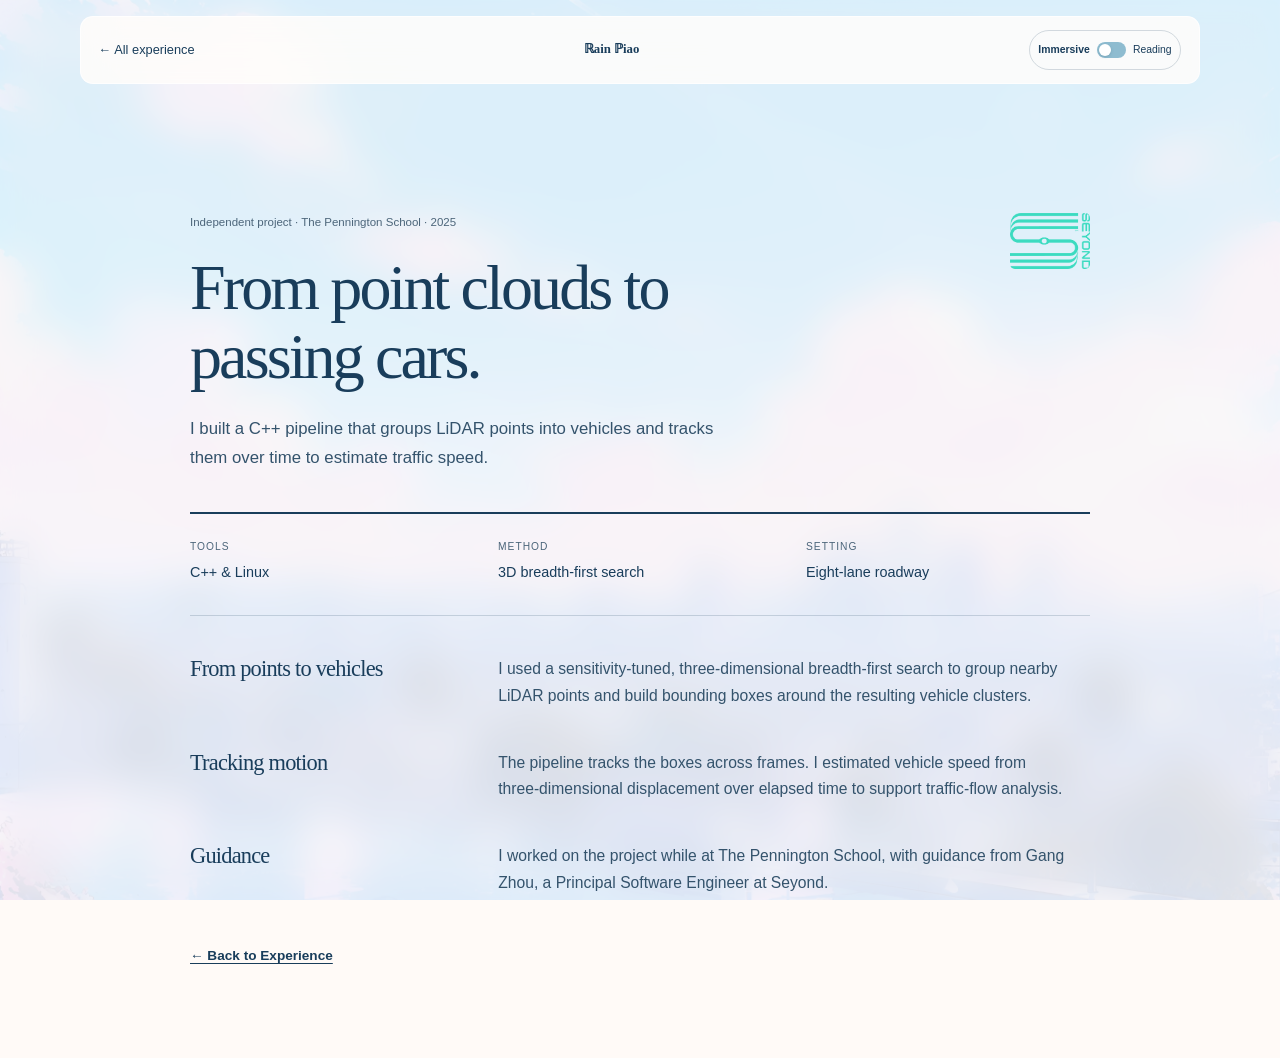
<file: projects/lidar-traffic.html>
<!doctype html>
<html lang="en">
  <head>
    <meta charset="utf-8">
    <meta name="viewport" content="width=device-width, initial-scale=1">
    <meta name="theme-color" content="#d8edfa">
    <meta name="description" content="Rain Piao built a C++ pipeline that groups LiDAR points into vehicles and tracks them over time to estimate traffic speed.">
    <title>From point clouds to passing cars — Rain Piao</title>
    <script>
      try {
        document.documentElement.dataset.mode = localStorage.getItem("rainpiao-mode") === "accessible" ? "accessible" : "animated";
      } catch {
        document.documentElement.dataset.mode = "animated";
      }
    </script>
    <link rel="stylesheet" href="../assets/styles/main.css?v=20261023-2">
    <link rel="stylesheet" href="../assets/styles/project-pages.css?v=20261023-1">
    <script src="../assets/scripts/project-detail.js?v=20261014-1" defer></script>
  </head>
  <body class="project-page" data-mode="animated">
    <script>document.body.dataset.mode = document.documentElement.dataset.mode || "animated";</script>
    <img class="sky-background" src="../assets/images/sky-full.png?v=20261013-7" alt="" width="3344" height="1880" decoding="async">
    <header class="project-detail-nav">
      <a class="project-detail-nav__back" href="../index.html#experience">← All experience</a>
      <a class="project-detail-nav__name" href="../index.html" aria-label="Rain Piao">ℝain ℙiao</a>
      <button class="mode-toggle" type="button" role="switch" aria-checked="false" aria-label="Switch to Reading mode" hidden>
        <span class="mode-toggle__option mode-toggle__option--immersive">Immersive</span>
        <span class="mode-toggle__track" aria-hidden="true"><span class="mode-toggle__thumb"></span></span>
        <span class="mode-toggle__option mode-toggle__option--reading">Reading</span>
      </button>
    </header>
    <main class="project-detail content-width"><article><div class="project-detail__hero"><div><p class="project-detail__eyebrow">Independent project · The Pennington School · 2025</p><h1><span class="immersive-title">From point clouds to passing cars.</span><span class="reading-title">LiDAR Traffic-Monitoring System</span></h1><p class="project-detail__summary">I built a C++ pipeline that groups LiDAR points into vehicles and tracks them over time to estimate traffic speed.</p></div><img class="project-detail__mark" src="../assets/images/seyond-logo.png" alt="" aria-hidden="true" loading="lazy"></div>
      <dl class="project-detail__facts"><div><dt>Tools</dt><dd>C++ & Linux</dd></div><div><dt>Method</dt><dd>3D breadth-first search</dd></div><div><dt>Setting</dt><dd>Eight-lane roadway</dd></div></dl>
      <section class="project-detail__section" aria-labelledby="detail-0"><h2 id="detail-0">From points to vehicles</h2><p>I used a sensitivity-tuned, three-dimensional breadth-first search to group nearby LiDAR points and build bounding boxes around the resulting vehicle clusters.</p></section>
      <section class="project-detail__section" aria-labelledby="detail-1"><h2 id="detail-1">Tracking motion</h2><p>The pipeline tracks the boxes across frames. I estimated vehicle speed from three-dimensional displacement over elapsed time to support traffic-flow analysis.</p></section>
      <section class="project-detail__section" aria-labelledby="detail-2"><h2 id="detail-2">Guidance</h2><p>I worked on the project while at The Pennington School, with guidance from Gang Zhou, a Principal Software Engineer at Seyond.</p></section>
    </article><a class="project-detail__back-bottom" href="../index.html#experience">← Back to Experience</a></main>
  </body>
</html>
</file>
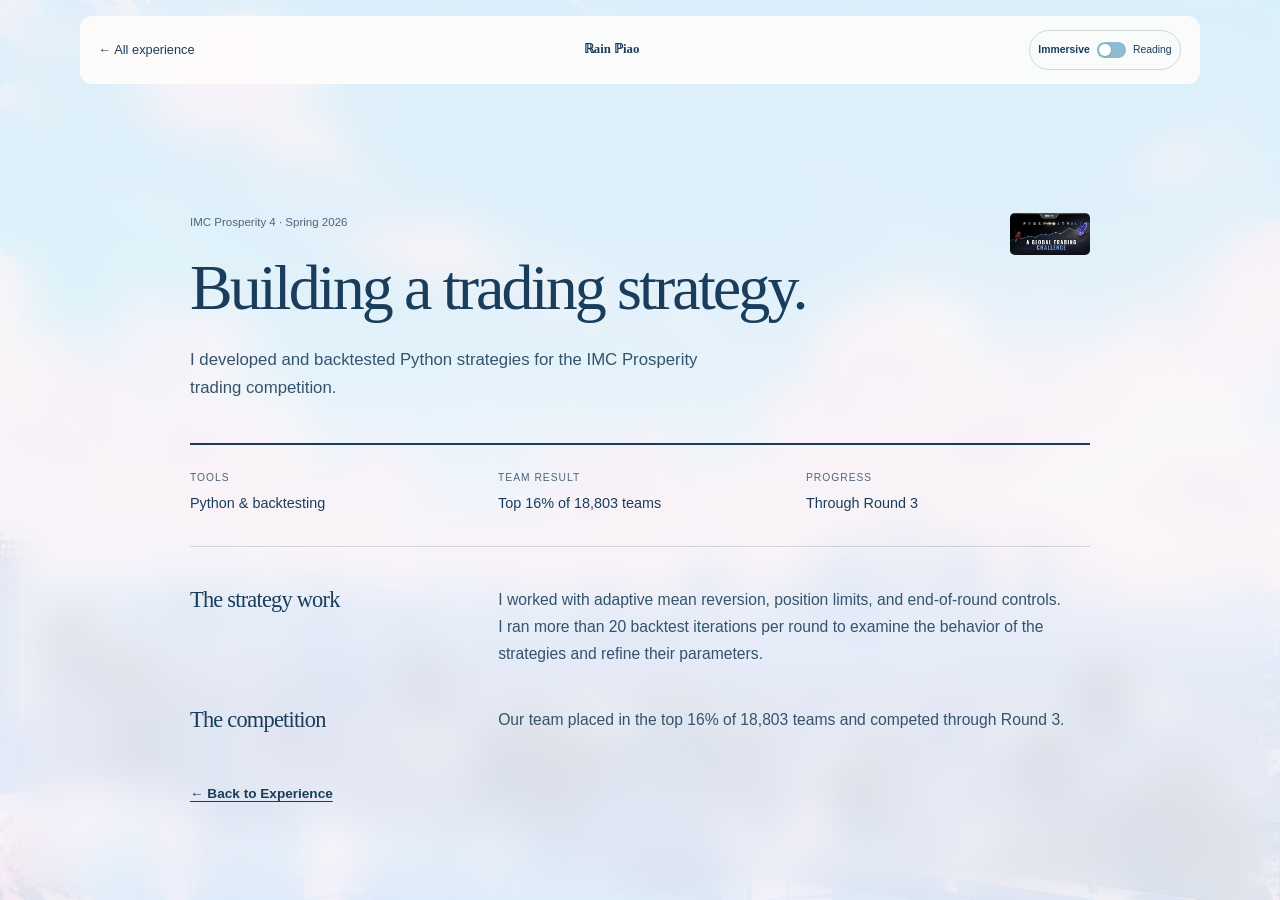
<file: projects/prosperity4.html>
<!doctype html>
<html lang="en">
  <head>
    <meta charset="utf-8">
    <meta name="viewport" content="width=device-width, initial-scale=1">
    <meta name="theme-color" content="#d8edfa">
    <meta name="description" content="Rain Piao developed and backtested Python strategies for the IMC Prosperity trading competition.">
    <title>Building a trading strategy — Rain Piao</title>
    <script>
      try {
        document.documentElement.dataset.mode = localStorage.getItem("rainpiao-mode") === "accessible" ? "accessible" : "animated";
      } catch {
        document.documentElement.dataset.mode = "animated";
      }
    </script>
    <link rel="stylesheet" href="../assets/styles/main.css?v=20261023-2">
    <link rel="stylesheet" href="../assets/styles/project-pages.css?v=20261023-1">
    <script src="../assets/scripts/project-detail.js?v=20261014-1" defer></script>
  </head>
  <body class="project-page" data-mode="animated">
    <script>document.body.dataset.mode = document.documentElement.dataset.mode || "animated";</script>
    <img class="sky-background" src="../assets/images/sky-full.png?v=20261013-7" alt="" width="3344" height="1880" decoding="async">
    <header class="project-detail-nav">
      <a class="project-detail-nav__back" href="../index.html#experience">← All experience</a>
      <a class="project-detail-nav__name" href="../index.html" aria-label="Rain Piao">ℝain ℙiao</a>
      <button class="mode-toggle" type="button" role="switch" aria-checked="false" aria-label="Switch to Reading mode" hidden>
        <span class="mode-toggle__option mode-toggle__option--immersive">Immersive</span>
        <span class="mode-toggle__track" aria-hidden="true"><span class="mode-toggle__thumb"></span></span>
        <span class="mode-toggle__option mode-toggle__option--reading">Reading</span>
      </button>
    </header>
    <main class="project-detail content-width"><article><div class="project-detail__hero"><div><p class="project-detail__eyebrow">IMC Prosperity 4 · Spring 2026</p><h1><span class="immersive-title">Building a trading strategy.</span><span class="reading-title">Algorithmic Trading Strategies</span></h1><p class="project-detail__summary">I developed and backtested Python strategies for the IMC Prosperity trading competition.</p></div><img class="project-detail__mark" src="../assets/images/prosperity4-official.png" alt="" aria-hidden="true" loading="lazy"></div>
      <dl class="project-detail__facts"><div><dt>Tools</dt><dd>Python & backtesting</dd></div><div><dt>Team result</dt><dd>Top 16% of 18,803 teams</dd></div><div><dt>Progress</dt><dd>Through Round 3</dd></div></dl>
      <section class="project-detail__section" aria-labelledby="detail-0"><h2 id="detail-0">The strategy work</h2><p>I worked with adaptive mean reversion, position limits, and end-of-round controls. I ran more than 20 backtest iterations per round to examine the behavior of the strategies and refine their parameters.</p></section>
      <section class="project-detail__section" aria-labelledby="detail-1"><h2 id="detail-1">The competition</h2><p>Our team placed in the top 16% of 18,803 teams and competed through Round 3.</p></section>
    </article><a class="project-detail__back-bottom" href="../index.html#experience">← Back to Experience</a></main>
  </body>
</html>
</file>
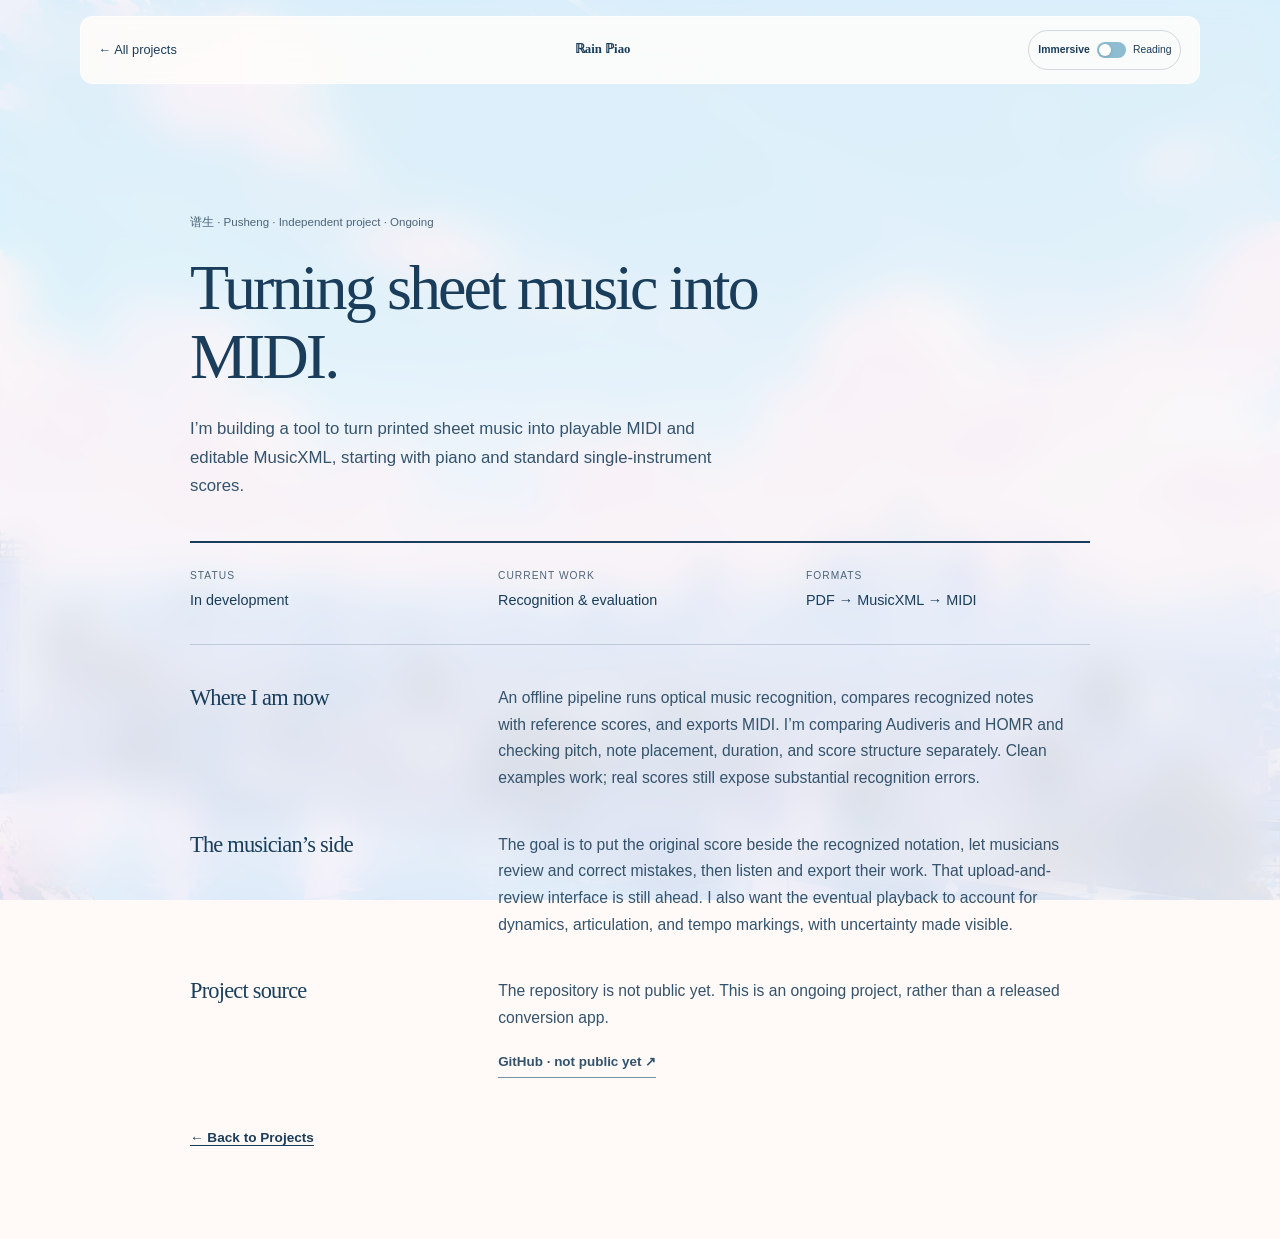
<file: projects/pusheng.html>
<!doctype html>
<html lang="en">
  <head>
    <meta charset="utf-8">
    <meta name="viewport" content="width=device-width, initial-scale=1">
    <meta name="theme-color" content="#d8edfa">
    <meta name="description" content="Pusheng is Rain Piao’s ongoing project for converting printed sheet-music PDFs into MIDI and editable MusicXML.">
    <title>PDF to MIDI · Pusheng — Rain Piao</title>
    <script>
      try {
        document.documentElement.dataset.mode = localStorage.getItem("rainpiao-mode") === "accessible" ? "accessible" : "animated";
      } catch {
        document.documentElement.dataset.mode = "animated";
      }
    </script>
    <link rel="stylesheet" href="../assets/styles/main.css?v=20261023-2">
    <link rel="stylesheet" href="../assets/styles/project-pages.css?v=20261023-1">
    <script src="../assets/scripts/project-detail.js?v=20261014-1" defer></script>
  </head>
  <body class="project-page" data-mode="animated">
    <script>document.body.dataset.mode = document.documentElement.dataset.mode || "animated";</script>
    <img class="sky-background" src="../assets/images/sky-full.png?v=20261013-7" alt="" width="3344" height="1880" decoding="async">
    <header class="project-detail-nav">
      <a class="project-detail-nav__back" href="../index.html#experience">← All projects</a>
      <a class="project-detail-nav__name" href="../index.html" aria-label="Rain Piao">ℝain ℙiao</a>
      <button class="mode-toggle" type="button" role="switch" aria-checked="false" aria-label="Switch to Reading mode" hidden>
        <span class="mode-toggle__option mode-toggle__option--immersive">Immersive</span>
        <span class="mode-toggle__track" aria-hidden="true"><span class="mode-toggle__thumb"></span></span>
        <span class="mode-toggle__option mode-toggle__option--reading">Reading</span>
      </button>
    </header>
    <main class="project-detail content-width"><article><div class="project-detail__hero"><div><p class="project-detail__eyebrow">谱生 · Pusheng · Independent project · Ongoing</p><h1><span class="immersive-title">Turning sheet music into MIDI.</span><span class="reading-title">PDF-to-MIDI Conversion — Pusheng</span></h1><p class="project-detail__summary">I’m building a tool to turn printed sheet music into playable MIDI and editable MusicXML, starting with piano and standard single-instrument scores.</p></div></div>
      <dl class="project-detail__facts"><div><dt>Status</dt><dd>In development</dd></div><div><dt>Current work</dt><dd>Recognition &amp; evaluation</dd></div><div><dt>Formats</dt><dd>PDF → MusicXML → MIDI</dd></div></dl>
      <section class="project-detail__section" aria-labelledby="detail-0"><h2 id="detail-0">Where I am now</h2><p>An offline pipeline runs optical music recognition, compares recognized notes with reference scores, and exports MIDI. I’m comparing Audiveris and HOMR and checking pitch, note placement, duration, and score structure separately. Clean examples work; real scores still expose substantial recognition errors.</p></section>
      <section class="project-detail__section" aria-labelledby="detail-1"><h2 id="detail-1">The musician’s side</h2><p>The goal is to put the original score beside the recognized notation, let musicians review and correct mistakes, then listen and export their work. That upload-and-review interface is still ahead. I also want the eventual playback to account for dynamics, articulation, and tempo markings, with uncertainty made visible.</p></section>
      <section class="project-detail__section" aria-labelledby="detail-2"><h2 id="detail-2">Project source</h2><div><p>The repository is not public yet. This is an ongoing project, rather than a released conversion app.</p><p style="margin-top:1rem"><a class="text-link" href="https://github.com/Rainnnee/pdf-to-midi" target="_blank" rel="noopener noreferrer">GitHub · not public yet ↗</a></p></div></section>
    </article><a class="project-detail__back-bottom" href="../index.html#experience">← Back to Projects</a></main>
  </body>
</html>
</file>
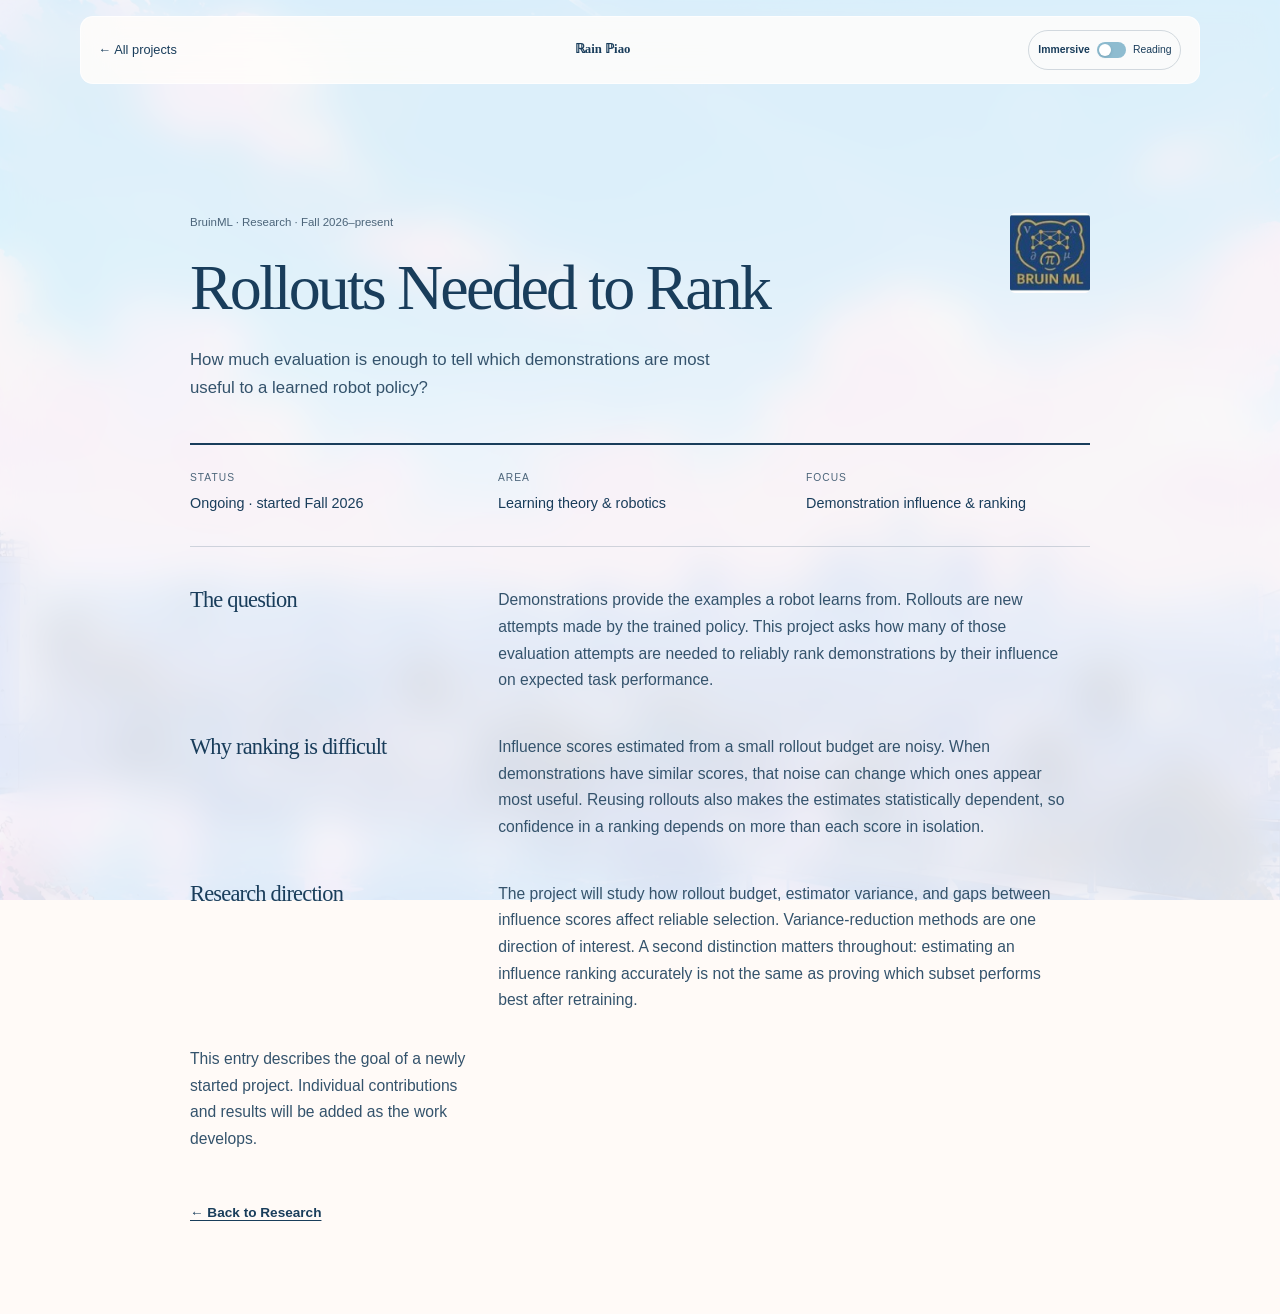
<file: projects/rollouts-to-rank.html>
<!doctype html>
<html lang="en">
  <head>
    <meta charset="utf-8">
    <meta name="viewport" content="width=device-width, initial-scale=1">
    <meta name="theme-color" content="#d8edfa">
    <meta name="description" content="Rain Piao’s ongoing BruinML research on reliable ranking of robot demonstrations from limited evaluation rollouts.">
    <title>Rollouts Needed to Rank — Rain Piao</title>
    <script>
      try {
        document.documentElement.dataset.mode = localStorage.getItem("rainpiao-mode") === "accessible" ? "accessible" : "animated";
      } catch {
        document.documentElement.dataset.mode = "animated";
      }
    </script>
    <link rel="stylesheet" href="../assets/styles/main.css?v=20261023-2">
    <link rel="stylesheet" href="../assets/styles/project-pages.css?v=20261023-1">
    <script src="../assets/scripts/project-detail.js?v=20261014-1" defer></script>
  </head>
  <body class="project-page" data-mode="animated">
    <script>document.body.dataset.mode = document.documentElement.dataset.mode || "animated";</script>
    <img class="sky-background" src="../assets/images/sky-full.png?v=20261013-7" alt="" width="3344" height="1880" decoding="async">
    <header class="project-detail-nav">
      <a class="project-detail-nav__back" href="../index.html#experience">← All projects</a>
      <a class="project-detail-nav__name" href="../index.html" aria-label="Rain Piao">ℝain ℙiao</a>
      <button class="mode-toggle" type="button" role="switch" aria-checked="false" aria-label="Switch to Reading mode" hidden>
        <span class="mode-toggle__option mode-toggle__option--immersive">Immersive</span>
        <span class="mode-toggle__track" aria-hidden="true"><span class="mode-toggle__thumb"></span></span>
        <span class="mode-toggle__option mode-toggle__option--reading">Reading</span>
      </button>
    </header>
    <main class="project-detail content-width"><article><div class="project-detail__hero"><div><p class="project-detail__eyebrow">BruinML · Research · Fall 2026–present</p><h1>Rollouts Needed to Rank</h1><p class="project-detail__summary">How much evaluation is enough to tell which demonstrations are most useful to a learned robot policy?</p></div><img class="project-detail__mark" src="../assets/images/bruinml-logo.jpg" alt="" aria-hidden="true" loading="lazy"></div>
      <dl class="project-detail__facts"><div><dt>Status</dt><dd>Ongoing · started Fall 2026</dd></div><div><dt>Area</dt><dd>Learning theory &amp; robotics</dd></div><div><dt>Focus</dt><dd>Demonstration influence &amp; ranking</dd></div></dl>
      <section class="project-detail__section" aria-labelledby="question"><h2 id="question">The question</h2><p>Demonstrations provide the examples a robot learns from. Rollouts are new attempts made by the trained policy. This project asks how many of those evaluation attempts are needed to reliably rank demonstrations by their influence on expected task performance.</p></section>
      <section class="project-detail__section" aria-labelledby="uncertainty"><h2 id="uncertainty">Why ranking is difficult</h2><p>Influence scores estimated from a small rollout budget are noisy. When demonstrations have similar scores, that noise can change which ones appear most useful. Reusing rollouts also makes the estimates statistically dependent, so confidence in a ranking depends on more than each score in isolation.</p></section>
      <section class="project-detail__section" aria-labelledby="direction"><h2 id="direction">Research direction</h2><p>The project will study how rollout budget, estimator variance, and gaps between influence scores affect reliable selection. Variance-reduction methods are one direction of interest. A second distinction matters throughout: estimating an influence ranking accurately is not the same as proving which subset performs best after retraining.</p><p>This entry describes the goal of a newly started project. Individual contributions and results will be added as the work develops.</p></section>
    </article><a class="project-detail__back-bottom" href="../index.html#research">← Back to Research</a></main>
  </body>
</html>
</file>
<file: assets/styles/main.css>
:root {
  color-scheme: light;
  --sky: #d8edfa; --paper: #fffaf7; --pink: #efacd0;
  --ink: #193d5b; --ink-soft: #4c657a; --line: rgb(25 61 91 / 18%);
  --content-width: 1120px; --page-gutter: clamp(1.25rem, 5vw, 3rem);
  --surface: rgb(255 250 247 / 85%); --surface-border: rgb(255 255 255 / 80%);
  --ease-out: cubic-bezier(.22,.72,.2,1); --banner-height: clamp(14rem, 27svh, 21rem);
}
* { box-sizing: border-box; }
[hidden] { display: none !important; }
html { background: var(--paper); scroll-behavior: smooth; scroll-padding-top: 7.5rem; }
body { position: relative; isolation: isolate; min-width: 320px; margin: 0; color: var(--ink); font: 1rem/1.7 -apple-system, BlinkMacSystemFont, 'Segoe UI', sans-serif; -webkit-font-smoothing: antialiased; }
a { color: inherit; text-underline-offset: .25em; }
button, input { font: inherit; }
button, summary, a { -webkit-tap-highlight-color: transparent; }
a:focus-visible, button:focus-visible, summary:focus-visible, [tabindex]:focus-visible, input:focus-visible { outline: 3px solid #ab3a79; outline-offset: 5px; }
::selection { background: #edbbd5; color: #15364d; }
.content-width { width: min(calc(100% - 2 * var(--page-gutter)), var(--content-width)); margin-inline: auto; }
body::before { position: fixed; z-index: -3; inset: 0; content: ''; background: url('../images/sky-preview.jpg?v=20261013-7') center 34% / cover no-repeat; pointer-events: none; }
.sky-background { position: fixed; z-index: -2; inset: 0; width: 100%; height: 100%; object-fit: cover; object-position: center 34%; pointer-events: none; transition: opacity 850ms ease; }
html[data-image-loading] .sky-background { opacity: 0; }
html[data-image-loaded] .sky-background { opacity: 1; }
body::after { position: fixed; z-index: -1; inset: 0; content: ''; background: rgb(249 249 252 / 68%); -webkit-backdrop-filter: blur(19px) saturate(.82); backdrop-filter: blur(19px) saturate(.82); -webkit-mask-image: linear-gradient(180deg, transparent var(--blur-ramp-start,22vh), rgb(0 0 0 / 65%) var(--blur-ramp-middle,30vh), #000 var(--blur-ramp-end,42vh)); mask-image: linear-gradient(180deg, transparent var(--blur-ramp-start,22vh), rgb(0 0 0 / 65%) var(--blur-ramp-middle,30vh), #000 var(--blur-ramp-end,42vh)); pointer-events: none; }
.skip-link { position: fixed; z-index: 20; top: .75rem; left: .75rem; padding: .6rem 1rem; background: white; color: var(--ink); transform: translateY(-160%); border-radius: .4rem; }
.skip-link:focus { transform: none; }
h1,h2,h3,p,figure { margin-top: 0; }
h2,h3 { font-family: Georgia,'Times New Roman',serif; font-weight: 400; letter-spacing: -.035em; line-height: 1.12; }
h2 { margin-bottom: 0; font-size: clamp(2.3rem,4vw,3.5rem); }
h3 { font-size: 1.7rem; }
.eyebrow { margin: 0 0 .9rem; color: var(--ink-soft); font-size: .67rem; font-weight: 700; letter-spacing: .15em; text-transform: uppercase; }
.section-note { max-width: 50ch; margin: .9rem 0 0; color: var(--ink-soft); font-size: .91rem; }
.section-heading { margin-bottom: 2rem; }
.masthead { display: grid; position: relative; height: var(--banner-height); place-items: center; overflow: hidden; transition: height 1400ms var(--ease-out); }
.masthead__inner { width: 100%; padding: 0 var(--page-gutter) 1.1rem; text-align: center; }
.masthead__wash { display: none; }
.wordmark { width: max-content; margin: 0 auto; color: #173f70; font: 400 clamp(3.25rem,6.2vw,5.5rem)/1.12 Georgia,'Times New Roman',serif; letter-spacing: -.055em; white-space: nowrap; text-shadow: 0 2px 24px rgb(255 250 247 / 35%); }
.initial { font-family: 'Cambria Math','STIXGeneral','Times New Roman',serif; letter-spacing: -.075em; }
.wordmark::after { content: ''; display: block; height: 1px; width: 100%; margin: .14em auto 0; background: linear-gradient(90deg,transparent,#173f70 19.1%,#173f70 80.9%,transparent); opacity: .7; transform-origin: center; }
html[data-intro='name'] { --banner-height: 100svh; }
html[data-intro='name'] .wordmark { animation: name-reveal 2000ms var(--ease-out) both; }
html[data-intro='name'] .wordmark::after { animation: underline-reveal 2000ms var(--ease-out) both; }
@keyframes name-reveal { from { opacity: 0; transform: translateY(2.5rem); filter: blur(16px); } to { opacity: 1; transform: none; filter: blur(0); } }
@keyframes underline-reveal { from { transform: scaleX(0); } to { transform: scaleX(1); } }
.site-nav { position: sticky; z-index: 10; top: .8rem; display: flex; align-items: center; gap: 1.4rem; width: min(calc(100% - 2 * var(--page-gutter)),var(--content-width)); min-height: 4rem; margin: -1.5rem auto 0; padding: .65rem 1.2rem; border: 1px solid rgb(255 255 255 / 85%); border-radius: 1rem; background: rgb(255 253 251 / 84%); box-shadow: 0 8px 28px rgb(25 61 91 / 6%); -webkit-backdrop-filter: blur(18px); backdrop-filter: blur(18px); transition: opacity 650ms ease, transform 850ms var(--ease-out); }
.site-nav__home, .site-footer__name { flex-shrink: 0; font: 600 1.08rem Georgia,serif; text-decoration: none; }
.site-nav__links { display: flex; flex: 1; align-items: center; justify-content: center; gap: clamp(.8rem,1.7vw,1.6rem); min-width: 0; }
.site-nav__links a { padding-block: .2rem; color: #4c657a; font-size: .81rem; white-space: nowrap; text-decoration: none; border-bottom: 1px solid transparent; }
.site-nav__links a:hover, .site-nav__links a[aria-current] { color: var(--ink); border-color: #a83b78; }
.mode-toggle { display: inline-flex; flex: 0 0 auto; align-items: center; gap: .45rem; min-height: 2.5rem; max-width: 100%; padding: .35rem .55rem; border: 1px solid var(--line); border-radius: 99px; background: transparent; color: var(--ink); font-size: .65rem; white-space: nowrap; cursor: pointer; }
.mode-toggle__track { position: relative; display: block; width: 1.8rem; height: 1rem; border-radius: 1rem; background: #8ebcd0; }
.mode-toggle__thumb { position: absolute; left: 2px; top: 2px; width: calc(1rem - 4px); height: calc(1rem - 4px); border-radius: 50%; background: white; transition: transform 200ms ease; box-shadow: 0 1px 3px #41647744; }
.mode-toggle[aria-checked='true'] .mode-toggle__thumb { transform: translateX(.8rem); }
.mode-toggle__option--immersive { font-weight: 700; }
.mode-toggle[aria-checked='true'] .mode-toggle__option--immersive { font-weight: 400; }
.mode-toggle[aria-checked='true'] .mode-toggle__option--reading { font-weight: 700; }
html[data-intro='name'] .site-nav { opacity: 0; transform: translateY(1rem); pointer-events: none; }
.page-content { padding-top: clamp(4rem,8vw,7rem); transition: opacity 1000ms ease, transform 1400ms var(--ease-out); }
html[data-intro='name'] .page-content { opacity: 0; transform: translateY(3rem); }
.intro-copy { display: grid; grid-template-columns: 1fr 1.06fr; align-items: center; gap: clamp(2rem,5vw,5rem); }
.intro-copy__heading { min-width: 0; }
.signature-name--image { width: min(75%,18rem); margin: 0 0 1.7rem -.65rem; }
.signature-name--image svg { display: block; width: 100%; height: auto; opacity: .98; }
.signature-name__plain { display: none; }
.intro-copy__lead { max-width: 28ch; margin: 0 0 1.3rem; font: 400 clamp(1.65rem,2.6vw,2.25rem)/1.28 Georgia,serif; letter-spacing: -.025em; }
.intro-copy__lead em { font-style: normal; }
.intro-copy__heading > p:not(.eyebrow):not(.intro-copy__lead) { max-width: 49ch; color: #34536c; font-size: .95rem; }
.intro-copy__links { display: flex; flex-wrap: wrap; gap: 1.7rem; margin-top: 1.6rem; }
.text-link { display: inline-flex; gap: .6rem; align-items: center; font-size: .84rem; font-weight: 650; text-decoration: none; border-bottom: 1px solid #7993a5; padding-bottom: .2rem; }
.text-link span { transition: transform 200ms ease; }
.text-link:hover span { transform: translate(2px,-2px); }
.intro-copy__photo { min-width: 0; position: relative; }
.intro-copy__portrait { width: 100%; aspect-ratio: 1.28; margin: 0; overflow: hidden; border-radius: 5px; border: .5rem solid #fffdfa; box-shadow: 0 24px 50px rgb(25 61 91 / 14%); }
.intro-copy__portrait-image { display: block; width: 100%; height: 100%; object-fit: cover; }
.intro-copy__portrait-image--immersive { object-position: center; transform: scale(1.035); }
.intro-copy__portrait-image--reading { display: none; object-position: center 34%; transform: scale(1.08); }
.portrait-caption { display: block; margin-top: .75rem; color: #526d82; font: italic .85rem Georgia,serif; text-align: right; }
.education,.experience,.skills,.interests { margin-top: clamp(5.5rem,10vw,9rem); }
.education { display: grid; grid-template-columns: .65fr 1.6fr; gap: 3rem; }
.education .section-heading { margin: .8rem 0 0; }
.education-record { border-top: 2px solid var(--ink); }
.education-card { position: relative; display: grid; grid-template-columns: minmax(0,1fr) auto; align-items: start; gap: 1.5rem; padding: 2rem 0 1.5rem; }
.education-card__meta { margin: 0 0 1.1rem; font-size: .75rem; color: var(--ink-soft); }
.education-card__meta span { padding-inline: .3em; }
.education-card h3 { margin-bottom: 1rem; font-size: clamp(1.5rem,2.5vw,2rem); }
.education-card__details > p:not(.education-card__meta) { margin-bottom: .8rem; font-size: .9rem; line-height: 1.65; }
.education-card__note { color: #536d82; font-size: .78rem !important; }
.education-card__logo { width: 4.5rem; height: auto; margin-top: 2.8rem; }
.coursework { margin-top: 1.5rem; max-width: 62ch; }
.coursework summary { display: flex; justify-content: space-between; gap: 1rem; width: fit-content; min-width: 12rem; font-size: .79rem; cursor: pointer; list-style: none; }
.coursework summary::-webkit-details-marker { display: none; }
.coursework p { margin: .6rem 0 0; color: var(--ink-soft); font-size: .82rem; }
.education-earlier { display: flex; flex-wrap: wrap; justify-content: space-between; gap: .3rem 1rem; margin: 0; padding: 1.2rem 0; border-block: 1px solid var(--line); color: var(--ink-soft); font-size: .76rem; }
.education-earlier strong { color: var(--ink); font-weight: 600; }
.section-heading--projects { display: flex; justify-content: space-between; align-items: end; gap: 1rem; }
.experience-controls { display: none; flex-shrink: 0; align-items: center; gap: .55rem; }
.experience--ready .experience-controls { display: flex; }
.experience-controls > span { margin-right: .5rem; color: var(--ink-soft); font-size: .75rem; font-variant-numeric: tabular-nums; }
.experience-controls__button { display: grid; width: 2.65rem; height: 2.65rem; place-items: center; border: 1px solid var(--line); border-radius: 50%; background: #fffaf7b3; color: var(--ink); cursor: pointer; transition: background 200ms ease,transform 200ms ease; }
.experience-controls__button:not(:disabled):hover { background: var(--ink); color: white; transform: translateY(-2px); }
.experience-controls__button:disabled { opacity: .3; cursor: default; }
.experience-track { display: grid; grid-auto-flow: column; grid-auto-columns: 46%; align-items: stretch; gap: 1.4rem; overflow-x: auto; overscroll-behavior-inline: contain; padding: .25rem 0 1.8rem; scroll-snap-type: x mandatory; scrollbar-width: thin; scrollbar-color: #6d8ca480 transparent; -webkit-overflow-scrolling: touch; }
.project-card { min-width: 0; display: flex; flex-direction: column; border: 1px solid rgb(25 61 91 / 12%); border-radius: 8px; background: #fffdfa; box-shadow: 0 9px 25px rgb(25 61 91 / 5%); overflow: hidden; scroll-snap-align: start; transition: box-shadow 350ms ease; }
.project-card:hover { box-shadow: 0 18px 32px rgb(25 61 91 / 12%); }
.experience-cover { position: relative; isolation: isolate; height: 11.5rem; flex: 0 0 11.5rem; padding: 1.6rem; overflow: hidden; background: #dcecf8; color: #306680; }
.experience-cover .project-mark { position: relative; z-index: 2; display: block; width: 2.8rem; height: 2.8rem; object-fit: contain; border-radius: 5px; }
.cover-art { position: absolute; inset: 0 0 0 40%; opacity: .85; transition: transform 650ms var(--ease-out); }
.cover-art svg { width: 100%; height: 100%; object-fit: cover; }
.project-card:hover .cover-art { transform: translateX(-5px); }
.cover-subject { position: absolute; left: 1.6rem; bottom: 1.3rem; max-width: 70%; font: 500 .66rem/1.2 -apple-system,BlinkMacSystemFont,sans-serif; letter-spacing: .12em; text-transform: uppercase; }
.cover-number { position: absolute; right: 1.3rem; bottom: .7rem; font: 400 2.8rem/1 Georgia,serif; opacity: .45; }
.experience-card--research .experience-cover { background: #15384d; color: #b1e8ec; }
.experience-card--research .project-mark { border: 1px solid #bad4da45; }
.experience-card--poker .experience-cover { background: #dcecf8; }
.poker-cards { display: flex; position: absolute; width: 12rem; height: 8rem; top: 2.8rem; left: 5%; }
.poker-cards > span { position: absolute; width: 5.4rem; height: 7rem; padding: .6rem; border: 1px solid #a0becd; border-radius: .35rem; background: #fffdfb; font: 1.7rem Georgia,serif; transform: rotate(-18deg); }
.poker-cards > span:nth-child(2) { left: 2.4rem; top: -.6rem; color: #ae5679; transform: rotate(1deg); }
.poker-cards > span:nth-child(3) { left: 4.8rem; transform: rotate(19deg); }
.poker-cards small { display: block; position: absolute; right: .6rem; bottom: .5rem; font-size: 1.2rem; }
.experience-card--datafest .experience-cover { background: #f0e6dd; color: #9d654f; }
.datafest-cover-time { position: absolute; right: 20%; top: .25rem; font: 6rem/1 Georgia,serif; letter-spacing: -.07em; }
.datafest-cover-time span { display: block; margin-top: .4rem; text-align: right; font: .75rem -apple-system,sans-serif; letter-spacing: .1em; }
.experience-card--trading .experience-cover { background: #33354e; color: #ded3f3; }
.experience-cover .project-mark--prosperity { width: 6rem; height: 3rem; object-fit: cover; }
.trading-cover-text { display: flex; flex-direction: column; position: absolute; right: 2rem; top: 1.4rem; gap: .5rem; font: 600 1.25rem/1.2 ui-monospace,monospace; letter-spacing: -.04em; opacity: .45; }
.trading-cover-text span:nth-child(2) { transform: translateX(-1rem); }
.trading-cover-text span:nth-child(3) { transform: translateX(-2rem); }
.experience-card--lidar .experience-cover { background: #d9e8e3; color: #3d7166; }
.experience-cover .project-mark--seyond { width: 4rem; background: white; padding: .25rem; }
.experience-card__body { display: flex; flex: 1; min-height: 28rem; flex-direction: column; padding: 1.65rem 1.8rem 1.8rem; }
.project-card__meta { display: flex; flex-wrap: wrap; gap: .15rem .75rem; margin: 0 0 1.1rem; font-size: .69rem; font-weight: 650; color: #36566f; }
.project-card__meta > span { color: #617688; font-weight: 400; }
.project-card h3 { margin: 0 0 1rem; font-size: clamp(1.65rem,2.5vw,2.1rem); }
.project-card__description { margin: 0 0 1.3rem; color: #3d566c; font-size: .88rem; line-height: 1.7; }
.research-card__status { align-self: start; margin: -.3rem 0 1rem; padding-left: .6rem; border-left: 2px solid #6ba69b; color: #476a62; font-size: .67rem; }
.project-card__footer { display: flex; flex-direction: column; gap: 1.1rem; margin-top: auto; }
.tag-row { display: flex; flex-wrap: wrap; gap: .4rem .7rem; }
.tag-row span { font-size: .65rem; line-height: 1.4; color: #526c7f; }
.project-card .tag-row span:not(:last-child)::after { content: ' /'; padding-left: .5rem; color: #9bacb7; }
.project-card__action { display: flex; align-items: center; justify-content: space-between; padding-top: .9rem; border-top: 1px solid var(--line); color: var(--ink); font-size: .76rem; font-weight: 650; text-decoration: none; }
.project-card__action span { transition: transform 200ms ease; }
.project-card__action:hover span { transform: translate(3px,-3px); }
.experience-index { display: none; gap: .75rem; justify-content: space-between; margin-top: .5rem; border-top: 1px solid var(--line); }
.experience--ready .experience-index { display: flex; }
.experience-index button { display: flex; flex: 1; align-items: start; gap: .6rem; padding: .8rem 0; border: 0; border-top: 2px solid transparent; margin-top: -1px; background: none; color: #6b7f90; text-align: left; cursor: pointer; font-size: .67rem; line-height: 1.5; }
.experience-index button[aria-current] { border-top-color: #193d5b; color: var(--ink); }
.experience-index button > span:first-child { font-family: Georgia,serif; }
.skills { display: grid; grid-template-columns: .75fr 1.5fr; gap: 3rem; }
.skills h2 { font-size: clamp(2rem,3vw,2.8rem); }
.skills-list { border-top: 1px solid var(--line); }
.skill-group { padding: 1.2rem 0; border-bottom: 1px solid var(--line); }
.skill-group summary { display: flex; justify-content: space-between; gap: 1rem; list-style: none; cursor: pointer; font-size: .9rem; }
.skill-group summary::-webkit-details-marker { display: none; }
.skill-group summary > span { color: #637a8d; }
.skill-group[open] summary > span { transform: rotate(45deg); }
.skill-group .tag-row { margin-top: .8rem; }
.skill-group .tag-row span { font-size: .78rem; }
.skill-group .tag-row span:not(:last-child)::after { content: ' ·'; padding-left: .45rem; color: #8ca0ad; }
.music { margin-top: clamp(5.5rem,10vw,9rem); padding: clamp(2rem,5vw,4rem); background: #17394d; color: #f9f6f1; border-radius: 8px; box-shadow: 0 22px 50px rgb(25 61 91 / 12%); }
.music .eyebrow { color: #9dbfce; }
.music h2 { max-width: 13ch; color: #fff8ef; font-size: clamp(2.5rem,4vw,3.8rem); }
.music .section-note { color: #bad0da; }
.music-grid { display: grid; grid-template-columns: 1fr 1fr; gap: 2.5rem; margin-top: 2.5rem; }
.track-card { min-width: 0; padding-top: 1.4rem; border-top: 1px solid #bdcfda55; }
.track-card__eyebrow { margin: 0 0 .5rem; color: #b4cbd4; font-size: .64rem; letter-spacing: .12em; text-transform: uppercase; }
.track-card h3 { margin: 0; color: #fff8ef; font-size: 1.7rem; }
.track-card__credit { margin: .3rem 0 1.2rem; color: #abc1cc; font-size: .73rem; }
.track-waveform[data-waveform="breath-away"] { --waveform-image: url("../images/waveforms/breath-away.svg"); }
.track-waveform[data-waveform="camelia-overdose"] { --waveform-image: url("../images/waveforms/camelia-overdose.svg"); }
.track-player { display: grid; grid-template-columns: 2.8rem minmax(0, 1fr); align-items: center; gap: 0.2rem 0.8rem; }
.track-player__play { display: grid; grid-row: 1 / span 2; width: 2.8rem; aspect-ratio: 1; place-items: center; border: 1px solid rgb(255 255 255 / 82%); border-radius: 50%; background: linear-gradient(145deg, #fff, #dff1ff); color: #173f70; box-shadow: 0 5px 14px rgb(23 63 112 / 12%); cursor: pointer; transition: transform 180ms ease, box-shadow 180ms ease; }
.track-player__play:hover { transform: translateY(-1px); box-shadow: 0 8px 18px rgb(23 63 112 / 17%); }
.track-player__play:focus-visible, .track-waveform:focus-visible { outline: 3px solid #dd78b4; outline-offset: 4px; }
.track-player__play span::before { content: "▶"; display: block; margin-left: 0.14rem; font-size: 0.78rem; }
.track-player__play[aria-pressed="true"] span::before { content: "Ⅱ"; margin-left: 0; font-size: 1rem; font-weight: 800; }
.track-waveform { --played: 0%; --waveform-image: none; --wave-base: rgb(34 76 120 / 37%); --wave-left: #287bb8; --wave-middle: #63c5ec; --wave-end: #ef9bc8; display: block; grid-column: 2; width: 100%; min-width: 0; height: 3.25rem; margin: 0; padding: 0; border: 0; border-radius: 0.45rem; appearance: none; -webkit-appearance: none; background: none; cursor: pointer; touch-action: pan-y; }
.track-waveform::-webkit-slider-runnable-track { height: 3.25rem; border: 0; border-radius: 0.45rem; background-image: linear-gradient(90deg, var(--wave-left), var(--wave-middle) 58%, var(--wave-end)), linear-gradient(var(--wave-base), var(--wave-base)); background-repeat: no-repeat; background-position: left center; background-size: var(--played) 100%, 100% 100%; -webkit-mask-image: var(--waveform-image); mask-image: var(--waveform-image); -webkit-mask-repeat: no-repeat; mask-repeat: no-repeat; -webkit-mask-position: center; mask-position: center; -webkit-mask-size: 100% 100%; mask-size: 100% 100%; }
.track-waveform::-moz-range-track { height: 3.25rem; border: 0; border-radius: 0.45rem; background-image: linear-gradient(90deg, var(--wave-left), var(--wave-middle) 58%, var(--wave-end)), linear-gradient(var(--wave-base), var(--wave-base)); background-repeat: no-repeat; background-position: left center; background-size: var(--played) 100%, 100% 100%; mask-image: var(--waveform-image); mask-repeat: no-repeat; mask-position: center; mask-size: 100% 100%; }
.track-waveform::-webkit-slider-thumb { width: 0.68rem; height: 0.68rem; margin-top: calc((3.25rem - 0.68rem) / 2); border: 2px solid #397caa; border-radius: 50%; appearance: none; -webkit-appearance: none; background: #fff; box-shadow: 0 1px 5px rgb(23 63 112 / 28%); }
.track-waveform::-moz-range-thumb { width: 0.42rem; height: 0.42rem; border: 2px solid #397caa; border-radius: 50%; background: #fff; box-shadow: 0 1px 5px rgb(23 63 112 / 28%); }
.track-player__time { display: flex; grid-column: 2; justify-content: space-between; gap: 0.5rem; color: #456889; font-size: 0.72rem; font-variant-numeric: tabular-nums; }
.track-player__status { grid-column: 1 / -1; color: #8a3158; font-size: 0.78rem; }
.track-player--enhanced > audio { display: none; }
.music .track-waveform { --wave-base: #b3d1df70; --wave-left: #7dbfce; --wave-middle: #9fcfd9; --wave-end: #e8b6cd; }
.music .track-player__play { background: transparent; box-shadow: none; color: #f5e9ed; border-color: #bad0da77; }
.music .track-player__time, .music .track-player__time time { color: #b4cbd4; font-size: .65rem; }
.music .track-player__status { color: #ffcade; }
.music audio { display: block; width: 100%; }
.interest-board { display: grid; grid-template-columns: 1.2fr 1fr; align-items: stretch; gap: 1.5rem; }
.interest-card { min-width: 0; padding: 2rem; border-radius: 5px; }
.interest-card h3 { margin: .6rem 0 .8rem; font-size: 1.9rem; }
.interest-card p { font-size: .86rem; line-height: 1.7; }
.interest-card a { display: inline-block; font-size: .75rem; font-weight: 600; text-underline-offset: .3em; }
.interest-card__symbol { display: block; width: 2.5rem; height: 2.5rem; margin-bottom: 1.1rem; }
.interest-card__symbol svg, .interest-card__symbol img { display: block; width: 100%; height: 100%; object-fit: contain; }
.interest-card--running { grid-column: 1; grid-row: 1; display: grid; grid-template-columns: minmax(0,1fr) 8rem; gap: 1rem; background: #ecf1e2; color: #344c3e; }
.interest-card--running h3 { margin-top: 0; }
.interest-card--running .interest-card__symbol { width: 1.9rem; height: 1.9rem; margin-bottom: .9rem; }
.interest-card__running-route { margin: 0 0 1.2rem; font-size: .73rem !important; }
.running-stats { display: flex; flex-wrap: wrap; gap: 1rem 1.3rem; margin: 0; }
.running-stats > div:nth-child(2) { order: -1; flex-basis: 100%; }
.running-stats dt { font-size: .61rem; color: #526958; }
.running-stats dd { margin: .2rem 0 0; font-size: .9rem; font-variant-numeric: tabular-nums; }
.running-stats > div:nth-child(2) dd { font: 400 clamp(2rem,3.8vw,3rem)/1.1 Georgia,serif; letter-spacing: -.045em; }
.running-preview { position: relative; display: block !important; align-self: end; width: 100%; aspect-ratio: .65; margin: 0; overflow: hidden; border-radius: 5px; box-shadow: 0 8px 20px #344c3e22; background: #111; }
.running-preview img { display: block; width: 100%; height: 100%; object-fit: cover; object-position: center 30%; }
.running-preview__caption { position: absolute; inset: auto 0 0; padding: .35rem; background: #101810d9; color: #f8faf3; font-size: .48rem; text-align: center; }
.interest-card--gaming { grid-column: 2; grid-row: 1; position: relative; background: #292f47; color: #e8e7f2; }
.interest-card--gaming h3 { font: 600 .9rem -apple-system,sans-serif; letter-spacing: .07em; }
.interest-card__symbol--valorant { position: absolute; right: 1.6rem; top: 1.7rem; width: 3rem; height: 1.7rem; }
.interest-card__symbol--valorant img { object-fit: cover; transform: scale(1.7); }
.interest-card__stats { display: grid; grid-template-columns: 1fr 1fr; gap: 1rem; margin: 1.2rem 0 0; }
.interest-card__stats > div { text-align: center; }
.interest-card__stats dt { color: #bac1d7; font-size: .62rem; }
.interest-card__stats dd { display: flex; flex-direction: column; align-items: center; gap: .4rem; margin: .4rem 0 0; font-family: Georgia,serif; font-size: 1rem; }
.interest-card__rank-badge { display: block; width: 5.2rem; height: 5.2rem; object-fit: contain; }
.interest-card .rank-updated { margin: 1rem 0 0; color: #a7b2ca; font-size: .56rem; }
.interest-card--theatre { grid-column: 1; grid-row: 2 / span 2; background: #fbf6f0; border-top: 3px solid #af6f7f; }
.interest-card--theatre .interest-card__symbol { width: 3rem; height: 3rem; }
.interest-card__eyebrow { color: #7b6570; font-size: .64rem !important; letter-spacing: .08em; text-transform: uppercase; }
.interest-card__credits { display: grid; gap: .6rem; margin: 1.3rem 0; padding: 0; list-style: none; }
.interest-card__credits li { display: flex; align-items: center; justify-content: space-between; gap: 1rem; padding-bottom: .65rem; border-bottom: 1px solid #c8b7b466; font-size: .88rem; }
.interest-card__credits li > span:last-child { font-size: .75rem; }
.interest-card__credits small { display: block; margin-top: .15rem; color: #89737b; font-size: .62rem; }
.interest-card .interest-card__note { margin: 1.5rem 0; font-size: .83rem; }
.interest-card--soula { grid-column: 2; grid-row: 2; background: #e9e4f0; }
.interest-card--soula .interest-card__symbol { width: 3rem; height: 3rem; }
.interest-card--chess { grid-column: 2; grid-row: 3; position: relative; padding-block: 1.6rem; border-block: 1px solid var(--line); border-radius: 0; }
.interest-card--chess .interest-card__symbol { position: absolute; top: 1.8rem; right: 1.7rem; width: 2.3rem; height: 2.3rem; }
.interest-card--chess h3 { margin-top: 0; font-size: 1.6rem; }
.interest-card--chess p { max-width: 25ch; margin-bottom: .7rem; }
.site-footer { display: grid; grid-template-columns: 1fr auto; align-items: center; gap: .5rem 2rem; margin-top: 6rem; padding-block: 2rem 3rem; border-top: 1px solid var(--line); }
.site-footer p { margin: .4rem 0 0; color: #506b80; font-size: .75rem; }
.site-footer__links { display: flex; gap: 1.8rem; font-size: .78rem; }
.site-footer__credit { grid-column: 1 / -1; }
.scroll-cue { position: fixed; z-index: 15; bottom: 1rem; left: 50%; display: grid; place-items: center; width: 3.3rem; height: 2.25rem; border: 1px solid #ffffff55; border-radius: 99px; background: #142e40e0; color: white; opacity: 0; transform: translate(-50%,.6rem); pointer-events: none; cursor: pointer; transition: opacity 260ms ease,transform 260ms ease; }
body.show-scroll-cue .scroll-cue, .scroll-cue:focus-visible { opacity: 1; transform: translate(-50%,0); pointer-events: auto; }
html[data-intro='name'] .scroll-cue { display: none; }
/* Reading shares the actual content, but presents it as a compact CV. */
html[data-mode='accessible'] { background: white; scroll-behavior: auto; }
body[data-mode='accessible'] { background: white; color: #222; font: 1rem/1.5 Georgia,'Times New Roman',serif; }
body[data-mode='accessible']::before, body[data-mode='accessible']::after, body[data-mode='accessible'] .sky-background { display: none; }
body[data-mode='accessible'] .content-width, body[data-mode='accessible'] .site-nav, body[data-mode='accessible'] .masthead__inner { max-width: 880px; }
body[data-mode='accessible'] .masthead { height: 7rem; }
body[data-mode='accessible'] .masthead__inner { width: calc(100% - 2 * var(--page-gutter)); padding: 0; text-align: left; }
body[data-mode='accessible'] .wordmark { margin: 0; color: #222; font-size: 2.7rem; text-shadow: none; }
body[data-mode='accessible'] .wordmark::after { display: none; }
body[data-mode='accessible'] .site-nav { position: static; margin: 0 auto; padding: .5rem 0; border: 0; border-block: 1px solid #ccc; border-radius: 0; background: white; box-shadow: none; backdrop-filter: none; }
body[data-mode='accessible'] .page-content { padding-top: 2rem; }
body[data-mode='accessible'] h2 { color: #222; font-size: 1.6rem; }
body[data-mode='accessible'] h3 { color: #222; }
body[data-mode='accessible'] .intro-copy { grid-template-columns: 1fr 9rem; gap: 2rem; }
body[data-mode='accessible'] .signature-name--image { display: none; }
body[data-mode='accessible'] .intro-copy__lead { max-width: 48ch; font: 1.15rem/1.5 Georgia,serif; margin-bottom: .7rem; }
body[data-mode='accessible'] .intro-copy__heading > p:not(.eyebrow):not(.intro-copy__lead) { font-size: .95rem; color: #333; }
body[data-mode='accessible'] .intro-copy__heading > p:nth-last-of-type(1), body[data-mode='accessible'] .intro-copy__links, body[data-mode='accessible'] .portrait-caption { display: none; }
body[data-mode='accessible'] .intro-copy__portrait { width: 9rem; aspect-ratio: 4 / 5; border: 0; border-radius: 3px; box-shadow: none; }
body[data-mode='accessible'] .intro-copy__portrait-image--immersive { display: none; }
body[data-mode='accessible'] .intro-copy__portrait-image--reading { display: block; }
body[data-mode='accessible'] .education, body[data-mode='accessible'] .skills { display: block; }
body[data-mode='accessible'] .education, body[data-mode='accessible'] .experience, body[data-mode='accessible'] .skills { margin-top: 2.5rem; }
body[data-mode='accessible'] .section-heading { margin: 0 0 1rem; }
body[data-mode='accessible'] .section-heading .eyebrow, body[data-mode='accessible'] .section-heading .section-note { display: none; }
body[data-mode='accessible'] .section-heading h2 br { display: none; }
body[data-mode='accessible'] .education-record { border-top: 1px solid #bbb; }
body[data-mode='accessible'] .education-card { display: block; padding: 1rem 0; }
body[data-mode='accessible'] .education-card h3 { font-size: 1.3rem; }
body[data-mode='accessible'] .education-card h3 br { display: none; }
body[data-mode='accessible'] .education-card__logo { display: none; }
body[data-mode='accessible'] .coursework { margin-top: .7rem; }
body[data-mode='accessible'] .experience-controls, body[data-mode='accessible'] .experience-index, body[data-mode='accessible'] .experience-cover { display: none; }
body[data-mode='accessible'] .experience-track { display: grid; grid-auto-flow: row; grid-auto-columns: unset; gap: 0; padding: 0; overflow: visible; scroll-snap-type: none; }
body[data-mode='accessible'] .project-card { min-height: 0; border: 0; border-top: 1px solid #ccc; border-radius: 0; background: white; box-shadow: none; }
body[data-mode='accessible'] .experience-card__body { min-height: 0; padding: 1.2rem 0; }
body[data-mode='accessible'] .project-card h3 { font-size: 1.3rem; margin-bottom: .7rem; }
body[data-mode='accessible'] .project-card__description { color: #333; font-size: .95rem; }
body[data-mode='accessible'] .project-card__action { display: inline-flex; gap: .5rem; padding: 0; border: 0; align-self: start; text-decoration: underline; }
body[data-mode='accessible'] .project-card__footer { gap: .6rem; }
body[data-mode='accessible'] .tag-row span { color: #444; font-size: .75rem; }
body[data-mode='accessible'] .music, body[data-mode='accessible'] .interests, body[data-mode='accessible'] .scroll-cue, body[data-mode='accessible'] .site-nav a[href='#interests'], body[data-mode='accessible'] .site-nav a[href='#music'] { display: none; }
body[data-mode='accessible'] .site-footer { margin-top: 3rem; }
html[data-mode='accessible'] *, html[data-mode='accessible'] *::before, html[data-mode='accessible'] *::after { animation: none !important; transition: none !important; scroll-behavior: auto !important; }
@media (max-width: 1050px) {
 .site-nav { flex-wrap: wrap; justify-content: space-between; gap: .3rem 1rem; }
 .site-nav__links { order: 3; flex-basis: 100%; padding-top: .3rem; justify-content: space-between; }
 .site-nav__home { margin-right: auto; }
 .intro-copy { gap: 2rem; grid-template-columns: 1fr 1fr; }
 .intro-copy__lead { font-size: 1.6rem; }
 .experience-track { grid-auto-columns: 58%; }
 .interest-card { padding: 1.5rem; }
 .education { gap: 2rem; grid-template-columns: .6fr 1.6fr; }
}
@media (max-width: 760px) {
 html { scroll-padding-top: 9rem; }
 .wordmark { font-size: clamp(3.2rem,10vw,4.2rem); }
 .site-nav { top: .5rem; padding-inline: .9rem; border-radius: .85rem; }
 .site-nav__links { flex-wrap: wrap; justify-content: flex-start; gap: .1rem 1rem; padding-bottom: .1rem; }
 .site-nav__links a { font-size: .76rem; }
 .intro-copy { grid-template-columns: 1fr; gap: 2.2rem; }
 .intro-copy__lead { max-width: 34ch; font-size: clamp(1.7rem,4.8vw,2.1rem); }
 .intro-copy__heading > p:not(.eyebrow):not(.intro-copy__lead) { max-width: 55ch; }
 .signature-name--image { width: 14rem; margin-bottom: 1.3rem; }
 .intro-copy__photo { width: min(100%,32rem); justify-self: center; }
 .education { grid-template-columns: 1fr; gap: 1.8rem; }
 .education .section-heading h2 br { display: none; }
 .education-card__logo { width: 3.8rem; }
 .experience-controls > span { display: none; }
 .experience-controls { gap: .35rem; }
 .experience-controls__button { width: 2.25rem; height: 2.25rem; }
 .experience-track { grid-auto-columns: 85%; gap: 1rem; }
 .experience-card__body { padding: 1.5rem; min-height: 27rem; }
 .experience-cover { height: 10rem; flex-basis: 10rem; }
 .experience-index { gap: .4rem; }
 .experience-index button { justify-content: center; }
 .experience-index button > span:nth-child(2) { display: none; }
 .skills { grid-template-columns: 1fr; gap: .5rem; }
 .music-grid { grid-template-columns: 1fr; gap: 2rem; margin-top: 1.8rem; }
 .interest-board { grid-template-columns: 1fr; gap: 1.3rem; }
 .interest-card--running, .interest-card--gaming, .interest-card--theatre, .interest-card--soula, .interest-card--chess { grid-column: 1; grid-row: auto; }
 .interest-card--running { order: 0; }
 .interest-card--theatre { order: 1; }
 .interest-card--soula { order: 2; }
 .interest-card--gaming { order: 3; }
 .interest-card--chess { order: 4; }
 .site-footer { grid-template-columns: 1fr; gap: 1rem; }
 .site-footer__credit { grid-column: 1; }
 body[data-mode='accessible'] .intro-copy { grid-template-columns: 1fr 7rem; gap: 1rem; }
 body[data-mode='accessible'] .intro-copy__portrait { width: 7rem; }
}
@media (max-width: 420px) {
 .mode-toggle { font-size: .58rem; gap: .3rem; padding-inline: .5rem; }
 .site-nav__home { font-size: 1rem; }
 .experience-track { grid-auto-columns: 94%; }
 .project-card h3 { font-size: 1.8rem; }
 .section-heading--projects h2 { font-size: 2.1rem; }
 .education-card { gap: .75rem; }
 .education-card__logo { width: 3rem; }
 .education-card h3 { font-size: 1.4rem; }
 .interest-card--running { grid-template-columns: minmax(0,1fr) 6.2rem; gap: .7rem; }
 .music { padding: 1.7rem; }
 body[data-mode='accessible'] .intro-copy { grid-template-columns: 1fr; }
 body[data-mode='accessible'] .intro-copy__photo { grid-row: 1; justify-self: start; }
}
/* Immersive is the animated presentation; Reading is the still alternative. */
@media (prefers-reduced-motion: reduce) {
 html:not([data-mode='animated']) { scroll-behavior: auto; }
 html:not([data-mode='animated']) *, html:not([data-mode='animated']) *::before, html:not([data-mode='animated']) *::after { animation-duration: .01ms !important; transition-duration: .01ms !important; }
}
@supports not ((backdrop-filter: blur(1px)) or (-webkit-backdrop-filter: blur(1px))) {
 body::after { background: rgb(249 249 252 / 90%); }
 .site-nav { background: #fffdfa; }
}
.reading-title { display: none; }
html[data-mode='accessible'] .reading-title { display: inline; }
html[data-mode='accessible'] .immersive-title { display: none; }

.music .track-player--enhanced > audio { display: none; }
.project-page::after { -webkit-mask-image: none; mask-image: none; background: rgb(249 249 252 / 85%); }

/* A clear view through the same fixed sky at the closing section. */
body::after {
  -webkit-mask-image: linear-gradient(180deg, transparent var(--blur-ramp-start,22vh), rgb(0 0 0 / 65%) var(--blur-ramp-middle,30vh), #000 var(--blur-ramp-end,42vh)), linear-gradient(180deg, #000 var(--sky-window-top,200vh), transparent var(--sky-window-clear-top,210vh), transparent var(--sky-window-clear-bottom,220vh), #000 var(--sky-window-bottom,230vh));
  mask-image: linear-gradient(180deg, transparent var(--blur-ramp-start,22vh), rgb(0 0 0 / 65%) var(--blur-ramp-middle,30vh), #000 var(--blur-ramp-end,42vh)), linear-gradient(180deg, #000 var(--sky-window-top,200vh), transparent var(--sky-window-clear-top,210vh), transparent var(--sky-window-clear-bottom,220vh), #000 var(--sky-window-bottom,230vh));
  -webkit-mask-composite: source-in;
  mask-composite: intersect;
}
.project-page::after { -webkit-mask-image: none; mask-image: none; }
.sky-interlude { height: clamp(17rem,34svh,25rem); margin-top: 3rem; pointer-events: none; }
.experience { position: relative; }
.anchor-alias { position: absolute; top: 0; }
.experience-track > .project-card:last-child { scroll-snap-align: end; }
.education-record { padding: 0 2rem; background: #fffdfa; border: 1px solid #d3dee5; border-top: 4px solid #173f70; border-radius: 4px; box-shadow: 0 16px 36px rgb(25 61 91 / 7%); }
.education-card h3 { color: #173f70; font-size: clamp(1.8rem,2.8vw,2.3rem); }
.education-card__logo { width: 5rem; }
.education-earlier { border-bottom: 0; padding-bottom: 1.5rem; }
body[data-mode='accessible'] .intro-copy { grid-template-columns: 1fr 13rem; }
body[data-mode='accessible'] .intro-copy__portrait { width: 13rem; }
body[data-mode='accessible'] .education-record { padding: 0; border: 0; border-top: 1px solid #bbb; border-radius: 0; background: white; box-shadow: none; }
body[data-mode='accessible'] .education-card h3 { max-width: none; color: #222; font-size: 1.3rem; }
body[data-mode='accessible'] .sky-interlude { display: none; }
@media (max-width: 760px) {
 .education-record { padding-inline: 1.5rem; }
 .education-card { gap: 1rem; }
 .education-card__logo { width: 4rem; }
 body[data-mode='accessible'] .intro-copy { grid-template-columns: 1fr 10rem; }
 body[data-mode='accessible'] .intro-copy__portrait { width: 10rem; }
}
@media (max-width: 420px) {
 .education-record { padding-inline: 1.2rem; }
 .education-card h3 { font-size: 1.65rem; }
 .education-card__logo { width: 3.2rem; }
 body[data-mode='accessible'] .intro-copy { grid-template-columns: 1fr; }
 body[data-mode='accessible'] .intro-copy__portrait { width: 11rem; }
}

/* Small, subject-specific details keep the personal entries feeling intentional. */
.interest-card--chess { isolation: isolate; overflow: hidden; min-height: 12rem; background: #f5f0e8; border: 1px solid #d9d0c4; border-radius: 5px; box-shadow: 0 8px 24px rgb(67 57 44 / 5%); }
.interest-card--chess::before { position: absolute; z-index: -1; top: 0; right: 0; bottom: 0; width: 48%; content: ''; background: conic-gradient(#a99d8825 25%, transparent 0 50%, #a99d8825 0 75%, transparent 0) 0 0 / 3rem 3rem; -webkit-mask-image: linear-gradient(90deg,transparent,#000); mask-image: linear-gradient(90deg,transparent,#000); }
.interest-card--chess .interest-card__symbol { padding: .3rem; width: 2.8rem; height: 2.8rem; border-radius: 4px; background: #fffdf6; }
.interest-card--soula { position: relative; isolation: isolate; overflow: hidden; }
.interest-card--soula::before { position: absolute; z-index: -1; top: -4.5rem; right: -4.5rem; width: 13rem; height: 13rem; content: ''; border: 1px solid #a69bb740; border-radius: 50%; box-shadow: 0 0 0 1.3rem #a69bb712,0 0 0 2.6rem #a69bb70c; }
.interest-card--theatre { box-shadow: 0 10px 26px rgb(83 50 56 / 5%); }
.experience-card--datafest .cover-art::before { position: absolute; inset: 0; content: ''; opacity: .1; background: repeating-linear-gradient(90deg,transparent 0 1.9rem,currentColor 1.9rem calc(1.9rem + 1px)); }
.poker-cards > span { transition: transform 650ms var(--ease-out); }
@media (hover: hover) {
 .experience-card--research:hover .scan-frame { animation: scan-drift 2600ms ease-in-out infinite alternate; }
 .experience-card--poker:hover .poker-cards > span:first-child { transform: translateX(-.2rem) rotate(-23deg); }
 .experience-card--poker:hover .poker-cards > span:nth-child(3) { transform: translateX(.2rem) rotate(24deg); }
}
@keyframes scan-drift { from { transform: translateX(-12px); } to { transform: translateX(16px); } }
@media (prefers-reduced-motion: reduce) { .experience-card--research:hover .scan-frame { animation: none; } }

/* A larger supplied script wordmark forms the education record's letterhead. */
.education-card { display: block; padding-top: 8.1rem; }
.education-card__logo--script { position: absolute; top: 1.5rem; left: -.3rem; width: 11.5rem; height: auto; margin: 0; }
.education-card__meta { position: absolute; top: 3rem; right: 0; max-width: 13rem; margin: 0; text-align: right; }
.education-card h3 { max-width: 24ch; }
body[data-mode='accessible'] .education-card { padding-top: 1rem; }
body[data-mode='accessible'] .education-card__meta { position: static; max-width: none; margin-bottom: 1rem; text-align: left; }
body[data-mode='accessible'] .coursework summary > span { display: none; }
@media (max-width: 760px) {
 .education-card { padding-top: 7.5rem; }
 .education-card__logo--script { width: 10rem; }
 .education-card__meta { max-width: 10rem; font-size: .67rem; }
}
@media (max-width: 420px) {
 .education-card__logo--script { top: 1.6rem; width: 8.5rem; }
 .education-card__meta { top: 2.5rem; max-width: 7rem; font-size: .62rem; }
}
@media (max-width: 360px) {
 .education-card__logo--script { width: 7rem; }
 .education-card__meta { max-width: 6rem; }
}

/* The clear sky has a destination: the closing links at the end of the page. */
.sky-outro { display: block; height: auto; min-height: clamp(27rem,65svh,39rem); margin: clamp(4.5rem,9vw,8rem) 0 0; pointer-events: auto; }
.sky-outro__inner { display: flex; min-height: inherit; flex-direction: column; align-items: center; justify-content: center; padding-block: 5rem 2.5rem; text-align: center; }
.sky-outro .eyebrow { color: #294c68; }
.sky-outro h2 { color: #173f70; font-size: clamp(3.2rem,6.5vw,5.7rem); text-shadow: 0 2px 24px rgb(255 253 251 / 40%); }
.sky-outro__links { display: flex; justify-content: center; flex-wrap: wrap; gap: 1.4rem; margin-top: 2rem; }
.sky-outro__links a { display: inline-flex; align-items: center; gap: 1.5rem; padding: .65rem 1.15rem; border: 1px solid #ffffffbb; border-radius: 4px; background: #fffdfbe8; color: #193d5b; font-size: .86rem; font-weight: 650; text-decoration: none; transition: background 200ms ease,transform 200ms ease; }
.sky-outro__links a:hover { background: white; transform: translateY(-3px); }
.sky-outro__name { margin: 2.2rem 0 0; color: #294c68; font-size: .73rem; padding: .35rem .7rem; background: #fffdfbe8; border-radius: 4px; }
.sky-outro .site-footer__credit { max-width: 74ch; margin: 2rem 0 0; padding: .65rem 1rem; border-radius: 4px; background: #fffdfbdf; color: #415a6c; font-size: .68rem; line-height: 1.7; }
body[data-mode='accessible'] .sky-outro { display: block; height: auto; min-height: 0; margin-top: 3rem; border-top: 1px solid #ccc; }
body[data-mode='accessible'] .sky-outro__inner { min-height: 0; align-items: start; padding-block: 2rem; text-align: left; }
body[data-mode='accessible'] .sky-outro .eyebrow { display: none; }
body[data-mode='accessible'] .sky-outro h2 { color: #222; font-size: 1.5rem; text-shadow: none; }
body[data-mode='accessible'] .sky-outro__links { justify-content: start; margin-top: .8rem; }
body[data-mode='accessible'] .sky-outro__links a { padding: 0; border: 0; color: #222; background: white; text-decoration: underline; }
body[data-mode='accessible'] .sky-outro__name { margin-top: 1rem; padding: 0; background: white; color: #444; }
body[data-mode='accessible'] .sky-outro .site-footer__credit { padding: 0; margin-top: .8rem; background: white; }
</file>
<file: assets/styles/concepts.css>
/* More specific vector scenes, without turning cover art into documentation. */
.concept-preview { display: block; color: inherit; text-decoration: none; }
.concept-preview:focus-visible { position: relative; z-index: 3; outline-offset: -4px; }
.concept-cover { height: auto; aspect-ratio: 760 / 420; flex: none; padding: 0; }
.concept-cover__drawing { display: block; width: 100%; height: 100%; object-fit: contain; transition: transform 650ms var(--ease-out); }
.concept-cover .project-mark { position: absolute; left: 1.1rem; top: 1rem; width: 2.1rem; height: 2.1rem; border-radius: 4px; }
.concept-cover .project-mark--prosperity { width: 4rem; height: 2rem; object-fit: cover; }
.concept-cover .project-mark--seyond { width: 2.7rem; padding: .15rem; }
.concept-cover .cover-subject { left: 1.1rem; bottom: .95rem; font-size: .6rem; letter-spacing: .11em; }
.concept-cover .cover-number { right: 1rem; bottom: .7rem; font-size: 1.5rem; opacity: .55; }
.concept-cover__open { position: absolute; top: 1rem; right: 1rem; display: grid; place-items: center; width: 1.5rem; height: 1.5rem; border: 1px solid currentColor; border-radius: 50%; color: inherit; font-size: .75rem; opacity: .6; transition: transform 250ms ease,opacity 250ms ease; }
@media (hover: hover) {
 .concept-preview:hover .concept-cover__drawing { transform: translateY(-3px); }
 .concept-preview:hover .concept-cover__open { opacity: 1; transform: translate(2px,-2px); }
}
/* Light editorial details continue around the existing words. */
.education-record { position: relative; overflow: hidden; }
.education-record::after { content: ''; position: absolute; top: 0; right: .75rem; bottom: 0; width: 3px; border-inline: 1px solid #c7d3dc50; pointer-events: none; }
.education-degrees { margin-block: 1.5rem; padding-block: .8rem; border-block: 1px solid #c6d3dd80; }
.education-degrees p { display: flex; gap: .9rem; align-items: baseline; margin: 0; padding-block: .35rem; font-size: .93rem; line-height: 1.5; }
.education-degrees p > span { flex: 0 0 2.4rem; color: #507b99; font: italic .85rem Georgia,serif; }
.education-degrees p + p > span { color: #a65e7d; }
.section-heading > .eyebrow, .section-heading > div > .eyebrow { display: flex; align-items: center; gap: 1rem; }
.section-heading > .eyebrow::after, .section-heading > div > .eyebrow::after { display: block; width: 2.5rem; height: 1px; content: ''; background: currentColor; opacity: .35; }
.music { position: relative; isolation: isolate; overflow: hidden; }
.music > .section-heading { position: relative; z-index: 1; }
.music-grooves { position: absolute; z-index: -1; width: 15rem; height: 15rem; top: -1rem; right: -2rem; border: 1px solid #bed6de25; border-radius: 50%; background: repeating-radial-gradient(circle at center,transparent 0 7px,#bfd8dd0c 8px 9px); }
.music-grooves::before { position: absolute; inset: 39%; content: ''; border: 1px solid #bed6de40; border-radius: 50%; background: #87bbc012; }
.music-grooves span { position: absolute; inset: -2rem; border: 1px solid #bed6de0c; border-radius: 50%; }
.track-card__heading { display: flex; align-items: center; gap: 1rem; }
.track-card__heading > div:last-child { min-width: 0; }
.track-cover { position: relative; flex: 0 0 4rem; height: 4rem; overflow: hidden; border: 1px solid #c7e3ec30; border-radius: 3px; background: linear-gradient(150deg,#8fbfd3,#e5c5d7 63%,#658d9c); }
.track-cover::before { content: ''; position: absolute; width: 5rem; height: 5rem; left: -1rem; top: 1.8rem; border: 1px solid #f7f4ecbb; border-radius: 50%; box-shadow: 0 0 0 .5rem #f7f4ec15,0 0 0 1rem #f7f4ec0c; }
.track-cover > span { position: absolute; top: .7rem; right: .7rem; width: .35rem; height: .35rem; border: 1px solid #fff9efb3; border-radius: 50%; }
.track-cover--camelia { background: linear-gradient(140deg,#a88bb8,#e2adca 60%,#5d6c9e); }
.track-cover--camelia::before { left: .8rem; top: 1.1rem; border-radius: 40% 60% 60% 40%; transform: rotate(-25deg); }
.track-card__credit { margin-bottom: .8rem; }
.track-card:has(.track-player__play[aria-pressed='true']) .track-cover { box-shadow: 0 0 0 3px #a3d4df25; }
.track-card:has(.track-player__play[aria-pressed='true']) .track-card__eyebrow::after { display: inline-block; width: .35rem; height: .35rem; margin-left: .6rem; content: ''; border-radius: 50%; background: #b7e4d3; box-shadow: 0 0 8px #b7e4d380; }
.interest-card__credits li { position: relative; padding-left: .7rem; }
.interest-card__credits li::before { position: absolute; left: 0; top: .5rem; width: 3px; height: 3px; content: ''; border: 1px solid #ae7283; transform: rotate(45deg); }
.interest-card__rank-badge { filter: drop-shadow(0 6px 12px #0b152a50); transition: transform 350ms var(--ease-out); }
@media (hover: hover) { .interest-card__stats > div:hover .interest-card__rank-badge { transform: translateY(-4px); } }
body[data-mode='accessible'] .concept-preview { display: none; }
body[data-mode='accessible'] .education-record::after { display: none; }
body[data-mode='accessible'] .education-degrees { margin: .8rem 0; padding: 0; border: 0; }
body[data-mode='accessible'] .education-degrees p { padding: .15rem 0; font-size: 1rem; }
body[data-mode='accessible'] .education-degrees p > span { color: #333; font: inherit; }
@media (max-width: 760px) {
 .concept-cover .project-mark { left: .8rem; top: .7rem; width: 1.7rem; height: 1.7rem; }
 .concept-cover .project-mark--prosperity { width: 3rem; height: 1.5rem; }
 .concept-cover .project-mark--seyond { width: 2.2rem; }
 .concept-cover .cover-subject { left: .8rem; bottom: .7rem; font-size: .51rem; }
 .concept-cover .cover-number { right: .8rem; bottom: .5rem; font-size: 1.2rem; }
 .concept-cover__open { top: .7rem; right: .7rem; width: 1.3rem; height: 1.3rem; font-size: .65rem; }
 .track-card__heading { gap: .85rem; }
 .track-cover { flex-basis: 3.5rem; height: 3.5rem; }
 .track-card h3 { font-size: 1.5rem; }
}
/* Genre leads the musical identity; tempo and key sit alongside the player. */
.track-card__genre { display: inline-block; margin: .45rem 0 0; padding: .2rem .55rem; border: 1px solid #9cc6d24d; border-radius: 3px; background: #bedbe315; color: #d4eef3; font-size: .7rem; font-weight: 650; letter-spacing: .02em; line-height: 1.5; }
.track-card:nth-child(2) .track-card__genre { color: #f4d5ed; background: #dfb6dd15; border-color: #d9afd34d; }
.track-card__credit { margin-top: .45rem; margin-bottom: .7rem; }
.track-card__details { display: flex; flex-wrap: wrap; gap: .8rem 1.5rem; margin: .7rem 0 1.3rem; padding-block: .85rem; border-block: 1px solid #b3ced526; }
.track-card__details > div { display: flex; align-items: baseline; flex-wrap: wrap; gap: .45rem; }
.track-card__details dt { color: #9bbbc8; font-size: .58rem; text-transform: uppercase; letter-spacing: .09em; }
.track-card__details dd { margin: 0; color: #e2ebee; font-size: .77rem; font-variant-numeric: tabular-nums; }
.track-card__details dd > span { color: #b5cdd7; font-size: .61rem; }
</file>
<file: assets/styles/work-library.css>
/* Distinct work sections; all projects remain visible and directly navigable. */
.visually-hidden, .tool-label { position: absolute; width: 1px; height: 1px; padding: 0; overflow: hidden; clip-path: inset(50%); white-space: nowrap; border: 0; }
.work-sections-nav { position: sticky; z-index: 6; top: 5.6rem; display: flex; gap: 1.8rem; padding: .7rem 1rem; margin: 0 0 1.8rem; border: 1px solid #fffaf5b3; border-radius: 5px; background: #f8f8f4ed; backdrop-filter: blur(15px); box-shadow: 0 4px 16px #193d5b05; }
.work-sections-nav a { display: flex; align-items: baseline; gap: .6rem; padding-block: .2rem; border-bottom: 1px solid transparent; color: #62798b; font-size: .78rem; text-decoration: none; }
.work-sections-nav a:hover, .work-sections-nav a[aria-current] { color: var(--ink); border-color: #a76589; }
.work-sections-nav a > span { color: #8296a3; font: italic .65rem Georgia,serif; }
.work-group { margin-top: 2rem; scroll-margin-top: 5rem; }
.work-group + .work-group { margin-top: 2.8rem; }
.work-group__heading { display: flex; justify-content: space-between; align-items: baseline; gap: 1rem; margin-bottom: .85rem; padding-bottom: .7rem; border-bottom: 1px solid var(--line); }
.work-group__heading h3 { margin: 0; font-size: 1.45rem; }
.work-group__heading p { margin: 0; color: #617a8d; font-size: .73rem; }
.work-group__cards { display: grid; grid-template-columns: repeat(3,minmax(0,1fr)); gap: 1rem; align-items: stretch; }
.work-directory .project-card { min-width: 0; min-height: 0; border-radius: 5px; }
.work-directory .experience-card__body { min-height: 0; padding: 1.25rem; }
.work-directory .project-card__meta { margin-bottom: .7rem; font-size: .63rem; gap: .25rem .6rem; }
.work-directory .project-card h4 { margin: 0 0 .7rem; font: 400 1.5rem/1.15 Georgia,serif; letter-spacing: -.03em; }
.work-directory .project-card__description { margin-bottom: 1rem; font-size: .79rem; line-height: 1.65; }
.work-directory .research-card__status { margin: 0 0 .8rem; font-size: .62rem; }
.work-directory .project-card__footer { gap: .8rem; }
.work-directory .tag-row { gap: .25rem .5rem; }
.work-directory .tag-row span { font-size: .6rem; }
.work-directory .project-card__action { font-size: .69rem; padding-top: .7rem; }
.work-directory .concept-cover .project-mark { width: 1.7rem; height: 1.7rem; left: .8rem; top: .7rem; }
.work-directory .concept-cover .project-mark--prosperity { width: 3.2rem; height: 1.6rem; }
.work-directory .concept-cover .project-mark--seyond { width: 2rem; }
.work-directory .cover-subject { font-size: .5rem; left: .8rem; bottom: .65rem; }
.work-directory .cover-number { font-size: 1.1rem; bottom: .4rem; }
.work-directory .concept-cover__open { width: 1.3rem; height: 1.3rem; top: .7rem; right: .7rem; font-size: .65rem; }
.work-group--research .work-group__cards { grid-template-columns: 1fr; }
.work-group--research .project-card { display: grid; grid-template-columns: minmax(0, .9fr) minmax(0,1.5fr); }
.work-group--research .concept-preview { display: flex; align-items: center; background: #15384d; }
.work-group--research .concept-cover { width: 100%; }
.work-group--research .experience-card__body { padding: 1.5rem; }
.work-group--research .project-card h4 { font-size: 1.9rem; }
.work-group--competitions .work-group__cards { grid-template-columns: repeat(2,minmax(0,1fr)); }
.work-group--competitions .project-card { display: grid; grid-template-columns: minmax(0,.7fr) minmax(0,1.3fr); }
.work-group--competitions .concept-preview { display: flex; align-items: center; background: var(--project-cover-color); }
.work-group--competitions .concept-cover { width: 100%; }
.work-group--competitions .cover-subject, .work-group--competitions .cover-number { display: none; }
.work-group--competitions .project-mark { width: 1.3rem; height: 1.3rem; left: .5rem; top: .5rem; }
.work-group--competitions .concept-cover__open { display: none; }
.experience-card--research { --project-cover-color: #15384d; }
.experience-card--poker { --project-cover-color: #dcecf8; }
.experience-card--pusheng { --project-cover-color: #e1e5f1; }
.experience-card--trading { --project-cover-color: #33354e; }
.experience-card--datafest { --project-cover-color: #f0e6dd; }
.experience-card--lidar { --project-cover-color: #d9e8e3; }
.experience-card--pusheng .experience-cover { color: #5d7196; background: #e1e5f1; }
.concept-cover .project-mark--pusheng { display: grid; place-items: center; border: 1px solid #8fa7be60; background: #fffdfacc; color: #657d9c; font: 1.4rem Georgia,serif; }
/* One toolkit component: tools, practical methods, and a project as evidence. */
.skills--library { grid-template-columns: .65fr 1.6fr; align-items: start; }
.skills--library > .section-heading { position: sticky; top: 7rem; }
.toolkit-content { min-width: 0; }
.toolkit-board { display: grid; grid-template-columns: repeat(2,minmax(0,1fr)); gap: 1rem; }
.toolkit-tile { display: flex; flex-direction: column; min-width: 0; padding: 1.3rem; border: 1px solid #ffffffa6; border-radius: 5px; background: #fffdf8e8; box-shadow: 0 5px 20px #193d5b05; }
.toolkit-tile__heading { display: flex; align-items: baseline; gap: .8rem; margin-bottom: 1rem; }
.toolkit-tile__number { color: #8a9baa; font: italic .7rem Georgia,serif; }
.toolkit-tile h3 { margin: 0; font-size: 1.3rem; }
.toolkit-badges { display: flex; flex-wrap: wrap; align-items: center; gap: .4rem; padding: 0; margin: 0 0 .9rem; list-style: none; }
.toolkit-badges:empty { display: none; }
.toolkit-badges li { display: inline-flex; max-width: 100%; }
.toolkit-badges img { display: block; max-width: 100%; height: 1.15rem; width: auto; border-radius: 2px; }
.toolkit-description { color: #4c657a; font-size: .78rem; line-height: 1.65; margin-bottom: .85rem; }
.toolkit-methods { display: flex; flex-wrap: wrap; gap: .35rem .5rem; list-style: none; padding: 0; margin: 0 0 1rem; }
.toolkit-methods li { padding: .25rem .45rem; border: 1px solid #a2b6c333; border-radius: 3px; color: #48677c; font-size: .65rem; line-height: 1.4; }
.toolkit-learning { display: flex; gap: .6rem; align-items: center; flex-wrap: wrap; margin-bottom: 1rem; }
.toolkit-learning > span { color: #647e90; font: italic .7rem Georgia,serif; }
.toolkit-learning .toolkit-badges { margin: 0; }
.toolkit-evidence { display: flex; flex-wrap: wrap; align-items: baseline; gap: .35rem .6rem; padding-top: .8rem; margin-top: auto; border-top: 1px solid var(--line); font-size: .7rem; text-decoration: none; }
.toolkit-evidence > span:first-child { width: 100%; color: #7a8f9e; font-size: .57rem; text-transform: uppercase; letter-spacing: .08em; }
.toolkit-evidence > span:last-child { margin-left: auto; }
.toolkit-evidence:hover { text-decoration: underline; }
.toolkit-foundations { margin-top: 1.5rem; }
/* Ready for real roles; no placeholder organization or employment claim is shown. */
.employment { margin-top: clamp(5.5rem,10vw,9rem); }
.employment-entry { display: grid; grid-template-columns: .65fr 1.6fr; gap: 3rem; padding-block: 1.8rem; border-top: 1px solid var(--line); }
.employment-entry__date { color: #668398; font-size: .76rem; }
.employment-entry__body { position: relative; padding-left: 1.4rem; border-left: 1px solid #7997ac66; }
.employment-entry__body::before { content: ''; position: absolute; left: -.25rem; top: .6rem; width: .45rem; height: .45rem; border-radius: 50%; background: #547f98; }
.employment-entry h3 { margin: 0 0 .5rem; }
.employment-entry__organization { margin-bottom: .8rem; color: #496b83; }
.employment-entry ul { margin: 0; padding-left: 1rem; color: #436178; font-size: .9rem; }
body[data-mode='accessible'] .intro-copy { grid-template-columns: minmax(10rem,14rem) minmax(0,1fr); gap: 2rem; align-items: start; padding-bottom: 2rem; border-bottom: 1px solid #ddd; }
body[data-mode='accessible'] .intro-copy__heading { grid-column: 2; grid-row: 1; }
body[data-mode='accessible'] .intro-copy__heading > .eyebrow { margin-bottom: .9rem; color: #666; font-weight: 400; letter-spacing: .07em; }
body[data-mode='accessible'] .intro-copy__photo { grid-column: 1; grid-row: 1; width: 100%; align-self: start; }
body[data-mode='accessible'] .intro-copy__portrait { width: 100%; aspect-ratio: 4 / 5; padding: .35rem; border: 1px solid #d8d8d3; border-radius: 2px; background: #faf9f5; box-shadow: 0 4px 14px #34312a08; }
body[data-mode='accessible'] .intro-copy__portrait-image--reading { transform: none; object-position: center 30%; }

body[data-mode='accessible'] .work-sections-nav { position: static; padding: .5rem 0; margin-bottom: 1rem; border: 0; border-block: 1px solid #ccc; border-radius: 0; background: none; box-shadow: none; }
body[data-mode='accessible'] .work-group { margin-top: 1.5rem; scroll-margin-top: 0; }
body[data-mode='accessible'] .work-group__heading { margin: 0; padding-bottom: .5rem; }
body[data-mode='accessible'] .work-group__heading h3 { font-size: 1.15rem; }
body[data-mode='accessible'] .work-group__heading p { display: none; }
body[data-mode='accessible'] .work-directory .work-group__cards { display: block; }
body[data-mode='accessible'] .work-directory .project-card { display: block; }
body[data-mode='accessible'] .work-directory .concept-preview { display: none; }
body[data-mode='accessible'] .work-directory .experience-card__body { padding: 1.1rem 0; }
body[data-mode='accessible'] .work-directory .project-card h4 { font-size: 1.3rem; }
body[data-mode='accessible'] .work-directory .project-card__description { font-size: .95rem; color: #333; }
body[data-mode='accessible'] .skills--library > .section-heading { position: static; }
body[data-mode='accessible'] .toolkit-board { display: block; }
body[data-mode='accessible'] .toolkit-tile { padding: 1rem 0; border: 0; border-top: 1px solid #ccc; border-radius: 0; background: none; box-shadow: none; }
body[data-mode='accessible'] .toolkit-tile__heading { margin-bottom: .4rem; }
body[data-mode='accessible'] .toolkit-tile__number { display: none; }
body[data-mode='accessible'] .toolkit-tile h3 { font-size: 1.1rem; }
body[data-mode='accessible'] .toolkit-badges { margin-bottom: .4rem; gap: .3rem .8rem; }
body[data-mode='accessible'] .toolkit-badges img { display: none; }
body[data-mode='accessible'] .tool-label { position: static; width: auto; height: auto; overflow: visible; clip-path: none; white-space: normal; font-size: .9rem; }
body[data-mode='accessible'] .toolkit-description, body[data-mode='accessible'] .toolkit-evidence { display: none; }
body[data-mode='accessible'] .toolkit-methods { gap: .2rem .8rem; margin-bottom: .4rem; }
body[data-mode='accessible'] .toolkit-methods li { padding: 0; border: 0; color: #444; font-size: .85rem; }
body[data-mode='accessible'] .toolkit-learning { margin: .4rem 0 0; }
body[data-mode='accessible'] .toolkit-learning .toolkit-badges { margin: 0; }
body[data-mode='accessible'] .employment { margin-top: 2.5rem; }
body[data-mode='accessible'] .employment-entry { grid-template-columns: 1fr; gap: .5rem; }
body[data-mode='accessible'] .employment-entry__body { padding-left: 0; border: 0; }
body[data-mode='accessible'] .employment-entry__body::before { display: none; }
@media (max-width: 1050px) {
 .skills--library { grid-template-columns: .55fr 1.5fr; gap: 2rem; }
 .work-group--competitions .project-card { display: flex; }
 .work-group--competitions .concept-preview { display: block; }
 .work-group--competitions .cover-subject, .work-group--competitions .cover-number { display: block; }
 .work-directory .project-card h4 { font-size: 1.35rem; }
}
@media (max-width: 900px) {
 .work-group--software .work-group__cards { grid-template-columns: repeat(2,minmax(0,1fr)); }
}
@media (max-width: 760px) {
 html[data-mode="animated"] { scroll-padding-top: 10rem; }
 .skills--library { grid-template-columns: 1fr; gap: 1.5rem; }
 .skills--library > .section-heading { position: static; margin-bottom: 0; }
 .toolkit-tile { padding: 1rem; }
 .toolkit-tile h3 { font-size: 1.2rem; }
 .work-sections-nav { position: static; gap: 1rem; padding: .6rem .75rem; }
 .work-sections-nav a { gap: .4rem; font-size: .73rem; }
 .work-group { scroll-margin-top: 1rem; }
 .work-group__heading { align-items: start; flex-direction: column; gap: .25rem; }
 .work-group--research .project-card { grid-template-columns: .9fr 1.1fr; }
 .work-group--research .project-card h4 { font-size: 1.5rem; }
 .employment-entry { grid-template-columns: 1fr; gap: .65rem; }
}
@media (max-width: 620px) {
 .work-directory .work-group__cards { grid-template-columns: 1fr; }
 .work-directory .project-card { display: flex; grid-column: auto; }
 .work-directory .concept-preview { display: block; }
 .work-directory .experience-card__body { padding: 1.25rem; }
 .work-directory .project-card h4, .work-group--research .project-card h4 { font-size: 1.6rem; }
 .work-directory .project-card__description { font-size: .85rem; }
 .toolkit-board { grid-template-columns: 1fr; }
 .toolkit-tile__heading { margin-bottom: .8rem; }
 .toolkit-tile h3 { font-size: 1.3rem; }
 .toolkit-description { font-size: .82rem; }
 body[data-mode='accessible'] .intro-copy { grid-template-columns: 1fr; gap: 1.3rem; }
 body[data-mode='accessible'] .intro-copy__photo { grid-column: 1; grid-row: 1; justify-self: center; width: min(11rem,60%); }
 body[data-mode='accessible'] .intro-copy__heading { grid-column: 1; grid-row: 2; }
}
/* Content hierarchy: research and builds lead; music is a compact listening aside. */
.work-directory { width: min(calc(100% - 2 * var(--page-gutter)),1200px); }
.work-directory > .section-heading { margin-bottom: 1.6rem; }
.work-group + .work-group { margin-top: 3rem; }
.work-group__heading { margin-bottom: 1.1rem; }
.work-group__heading h3 { font-size: 1.65rem; }
.work-group--research .work-group__cards { grid-template-columns: repeat(2,minmax(0,1fr)); gap: 1.5rem; }
.work-group--research .project-card { display: flex; flex-direction: column; }
.work-group--research .concept-preview { display: block; }
.work-directory .experience-card__body { padding: 1.5rem; }
.work-directory .project-card h4 { font-size: 1.7rem; }
.work-group--research .project-card h4 { font-size: 2rem; }
.work-directory .project-card__description { font-size: .88rem; line-height: 1.7; }
.work-directory .project-card__meta { font-size: .69rem; margin-bottom: .85rem; }
.work-directory .research-card__status { font-size: .69rem; margin-bottom: 1rem; }
.work-directory .tag-row span { font-size: .65rem; }
.work-directory .project-card__action { font-size: .76rem; }
.work-directory .cover-subject, .work-directory .cover-number { display: none; }
.work-directory .project-card { box-shadow: 0 5px 18px #193d5b05; }
.experience-card--rollouts .experience-cover { background: #e3e8e8; color: #536f83; }
.music { display: grid; grid-template-columns: minmax(11rem,.65fr) minmax(0,2fr); gap: 2rem; padding: 2rem; box-shadow: 0 10px 30px #193d5b0c; }
.music > .section-heading { margin: 0; }
.music h2 { max-width: 12ch; font-size: 2.2rem; line-height: 1.15; }
.music .section-note { font-size: .8rem; }
.music .music-grooves, .music .track-card__eyebrow { display: none; }
.music .music-grid { margin: 0; gap: 1.5rem; }
.music .track-card { padding: 0; border: 0; }
.music .track-cover { flex-basis: 2.7rem; height: 2.7rem; }
.music .track-card__heading { gap: .75rem; align-items: start; }
.music .track-card h3 { font-size: 1.45rem; line-height: 1.15; }
.music .track-card__genre { margin: .35rem 0 0; padding: 0; border: 0; border-radius: 0; background: none; font-size: .7rem; font-weight: 500; }
.music .track-card__credit { font-size: .65rem; margin: .3rem 0 0; }
.music .track-card__details { gap: .4rem 1rem; margin: .9rem 0; padding-block: .65rem; }
.music .track-card__details dd { font-size: .7rem; }
.toolkit-methods li { background: none; border: 0; border-radius: 0; padding: 0; }
.toolkit-methods li:not(:last-child)::after { content: ' ·'; padding-left: .35rem; color: #9aacb8; }
@media (max-width: 1050px) {
 .music { grid-template-columns: 1fr; gap: 1.5rem; }
 .music h2 { max-width: none; font-size: 2rem; }
 .music .music-grid { grid-template-columns: repeat(2,minmax(0,1fr)); }
}
@media (max-width: 900px) {
 .work-group--research .work-group__cards { gap: 1rem; }
 .work-group--research .project-card h4 { font-size: 1.7rem; }
}
@media (max-width: 620px) {
 .work-directory .work-group__cards { grid-template-columns: 1fr; }
 .work-directory .project-card h4 { font-size: 1.7rem; }
 .work-directory .experience-card__body { padding: 1.35rem; }
 .work-directory .project-card__description { font-size: .9rem; }
 .work-group__heading h3 { font-size: 1.5rem; }
 .music { padding: 1.5rem; }
 .music .music-grid { grid-template-columns: 1fr; gap: 1.4rem; }
 .music .track-card + .track-card { padding-top: 1.25rem; border-top: 1px solid #bdcfda40; }
 .music h2 { font-size: 1.9rem; }
}
body[data-mode='accessible'] .work-directory { width: min(calc(100% - 2 * var(--page-gutter)),var(--content-width)); }
body[data-mode='accessible'] .work-directory .project-card { display: block; box-shadow: none; }
body[data-mode='accessible'] .work-directory .concept-preview { display: none; }
body[data-mode='accessible'] .work-directory .experience-card__body { padding: 1.1rem 0; }
body[data-mode='accessible'] .work-directory .project-card h4 { font-size: 1.3rem; }
body[data-mode='accessible'] .work-directory .project-card__description { font-size: .95rem; }
body[data-mode='accessible'] .work-group__heading h3 { font-size: 1.15rem; }
body[data-mode='accessible'] .music { display: none; }
/* Only the intro's lift animates banner height; skipping it or changing modes must not shift an anchor after navigation. */
.masthead { transition: none; }
html[data-intro='lift'] .masthead { transition: height 1400ms var(--ease-out); }
.music .track-card:nth-child(2) .track-card__genre { background: none; }
</file>
<file: assets/styles/project-pages.css>
.project-detail-nav { display: flex; position: sticky; top: .8rem; z-index: 10; align-items: center; justify-content: space-between; gap: 1rem; width: min(calc(100% - 2 * var(--page-gutter)),var(--content-width)); margin: 1rem auto 0; padding: .8rem 1.1rem; border: 1px solid #ffffffbb; border-radius: .8rem; background: #fffdfbd9; -webkit-backdrop-filter: blur(18px); backdrop-filter: blur(18px); }
.project-detail-nav a { text-decoration: none; font-size: .8rem; }
.project-detail-nav__name { font-family: Georgia,serif; font-weight: 600; }
.project-detail { max-width: 900px; padding-block: clamp(3rem,7vw,6rem); }
.project-detail__hero { display: grid; grid-template-columns: minmax(0,1fr) auto; align-items: start; gap: 2rem; padding: 2.5rem 0; border-bottom: 2px solid var(--ink); }
.project-detail__eyebrow { margin-bottom: 1.25rem; font-size: .72rem; color: var(--ink-soft); }
.project-detail__hero h1 { max-width: 20ch; margin: 0; font: 400 clamp(2.5rem,5vw,4rem)/1.08 Georgia,serif; letter-spacing: -.045em; }
.project-detail__summary { max-width: 60ch; margin: 1.5rem 0 0; font-size: 1.05rem; color: #34536c; }
.project-detail__mark { display: block; width: 5rem; max-height: 5rem; object-fit: contain; border-radius: .3rem; }
.project-detail__facts { display: grid; grid-template-columns: repeat(3,minmax(0,1fr)); gap: 1.5rem; margin: 0; padding: 1.5rem 0 2rem; border-bottom: 1px solid var(--line); }
.project-detail__facts dt { font-size: .64rem; text-transform: uppercase; letter-spacing: .1em; color: var(--ink-soft); }
.project-detail__facts dd { margin: .4rem 0 0; font-size: .9rem; line-height: 1.5; }
.project-detail__section { display: grid; grid-template-columns: .7fr 1.5fr; gap: 2rem; margin-top: 2.5rem; }
.project-detail__section h2 { font-size: 1.4rem; line-height: 1.2; }
.project-detail__section p { margin: 0; max-width: 65ch; color: #34536c; font-size: .98rem; }
.project-detail__back-bottom { display: inline-block; margin-top: 3rem; font-size: .85rem; font-weight: 600; }
body[data-mode='accessible'] .project-detail-nav { position: static; padding-inline: 0; border: 0; border-bottom: 1px solid #bbb; border-radius: 0; background: white; backdrop-filter: none; }
body[data-mode='accessible'] .project-detail__mark { display: none; }
body[data-mode='accessible'] .project-detail__hero { display: block; }
body[data-mode='accessible'] .project-detail__section p { color: #333; }
@media (max-width: 700px) {
 .project-detail-nav { flex-wrap: wrap; gap: .5rem; }
 .project-detail-nav__name { display: none; }
 .project-detail__hero { gap: 1rem; }
 .project-detail__mark { width: 3rem; max-height: 3rem; }
 .project-detail__facts { grid-template-columns: 1fr; gap: 1rem; }
 .project-detail__section { grid-template-columns: 1fr; gap: .7rem; }
}
</file>
